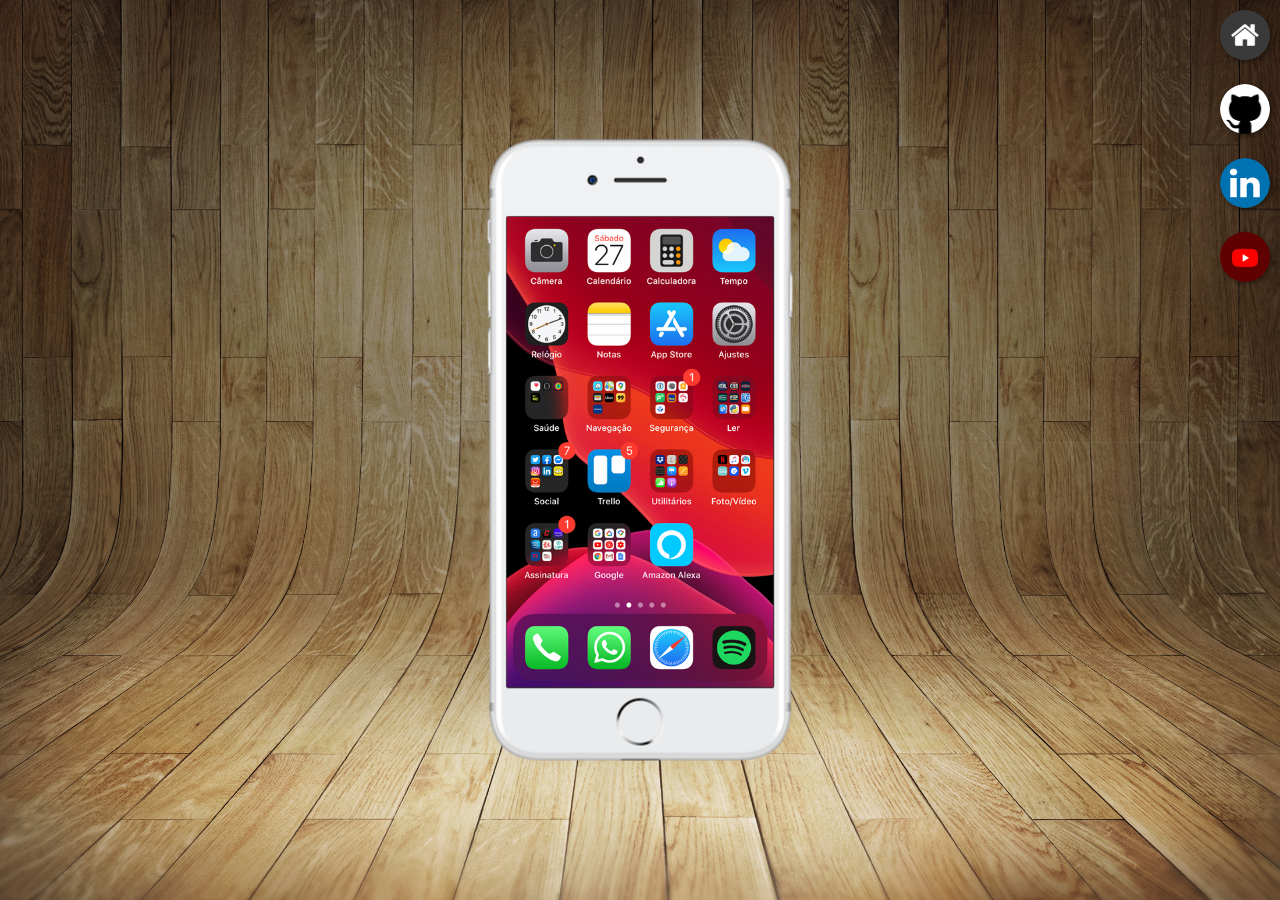
<file: index.html>
<!DOCTYPE html>
<html lang="pt-br">
<head>
    <meta charset="UTF-8">
    <meta name="viewport" content="width=device-width, initial-scale=1.0">
    <link rel="shortcut icon" href="favicon.ico" type="image/x-icon">
    <link rel="stylesheet" href="estilos/style.css">
    <title>Projeto Redes Sociais</title>
</head>
<body>
    <main>
        <section id="telefone">
            <iframe src="home.html" name="tela" id="tela" frameborder="0"></iframe>
        </section>
        <section id="redes-sociais">
            <a href="home.html" target="tela"> <img src="imagens/logo-home.jpg" alt="home"></a> <br>
            <a href="github.html" target="tela"><img src="imagens/logo-github2.png" alt="Github"></a> <br>
            <a href="linkedin.html" target="tela"><img src="imagens/Logo-LinkedIn 2.png" alt="linkedin"></a> <br>
            <a href="youtube.html" target="tela"> <img src="imagens/logo-youtube.jpg" alt="Youtube"></a>
        </section>
    </main>
</body>
</html>
</file>
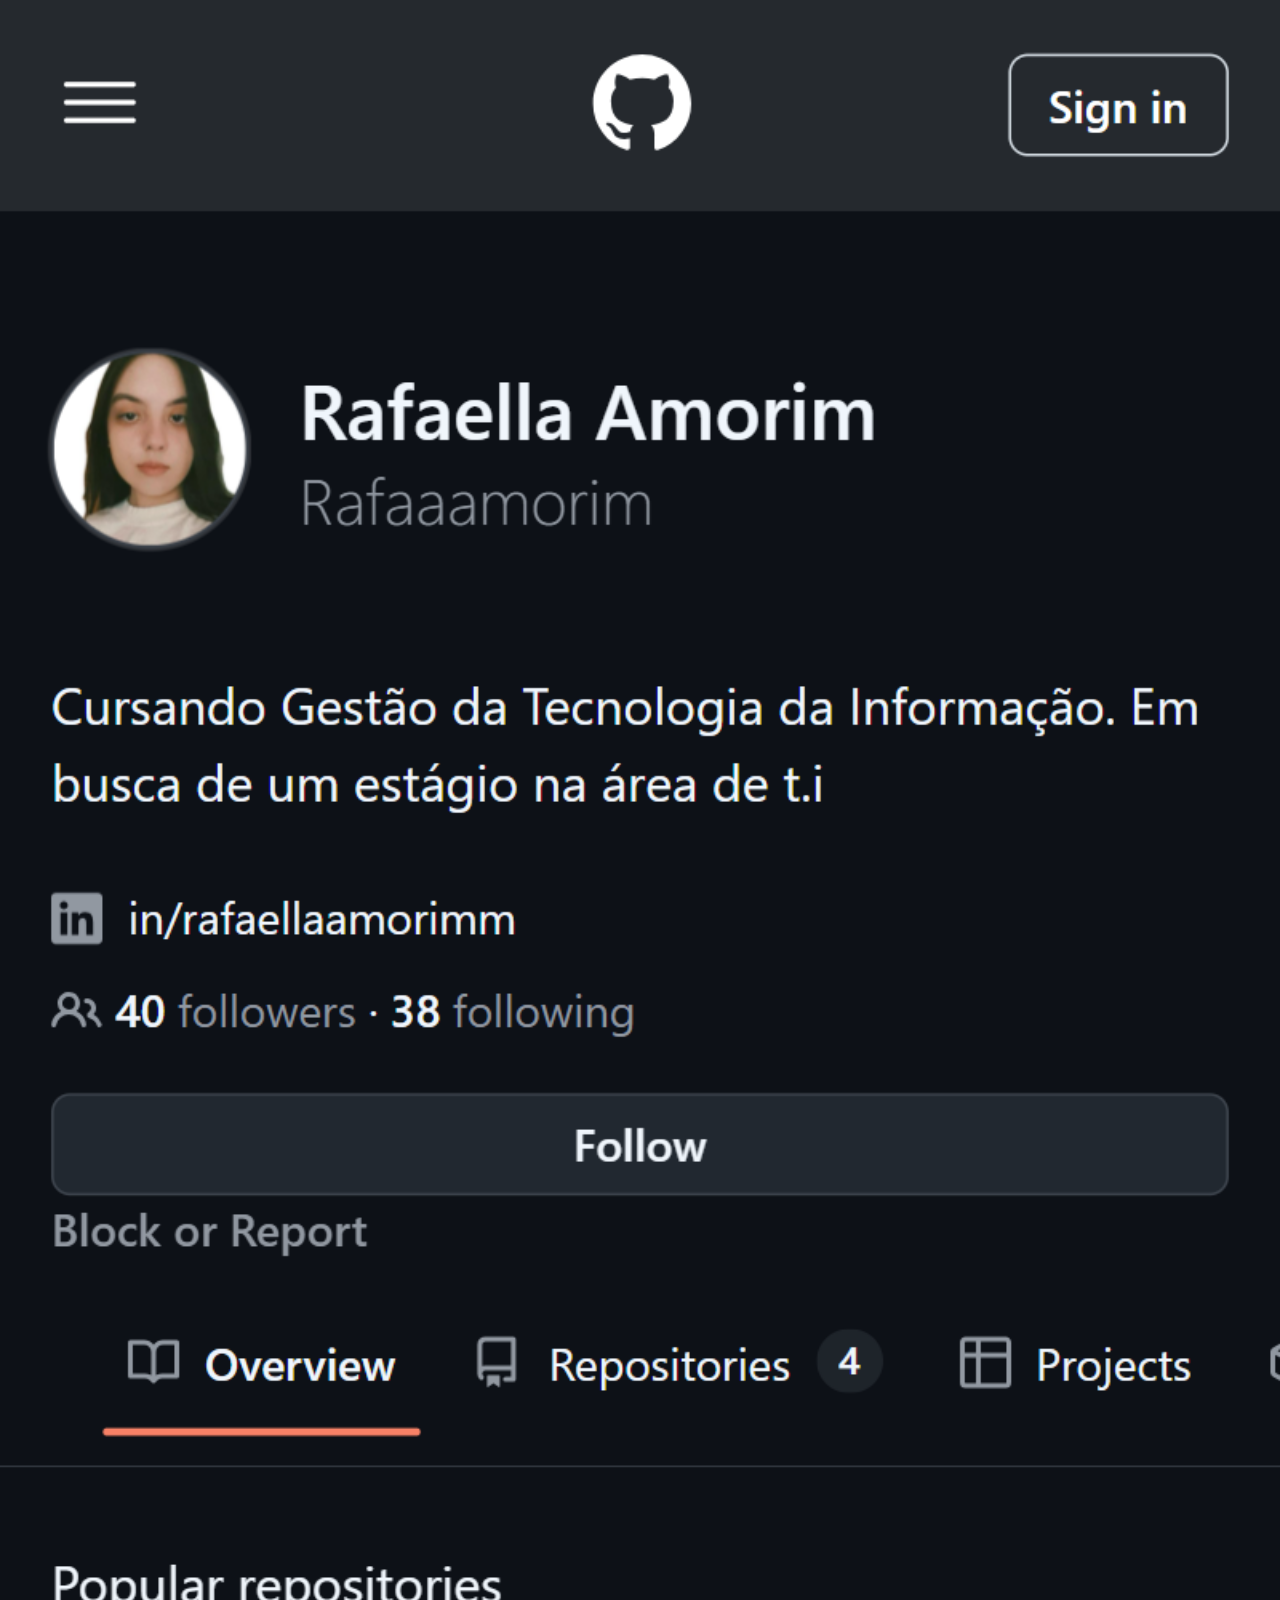
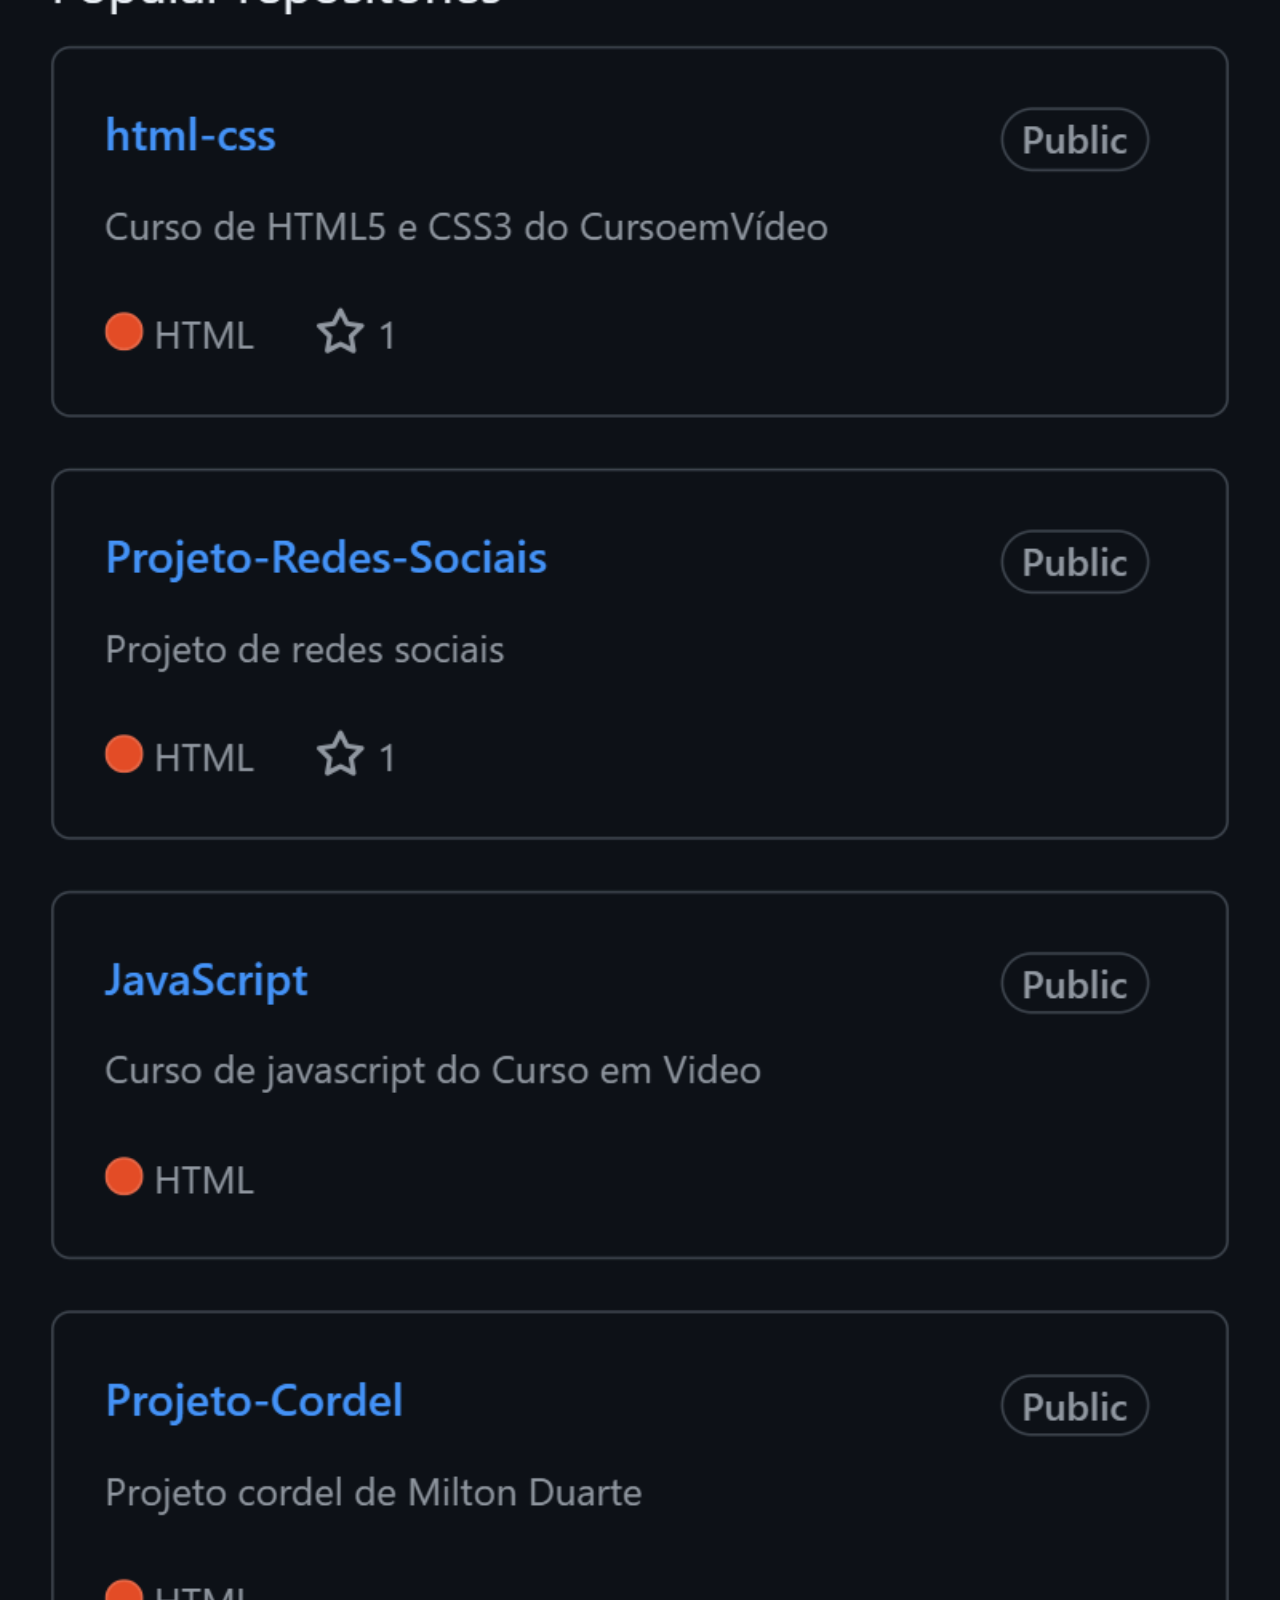
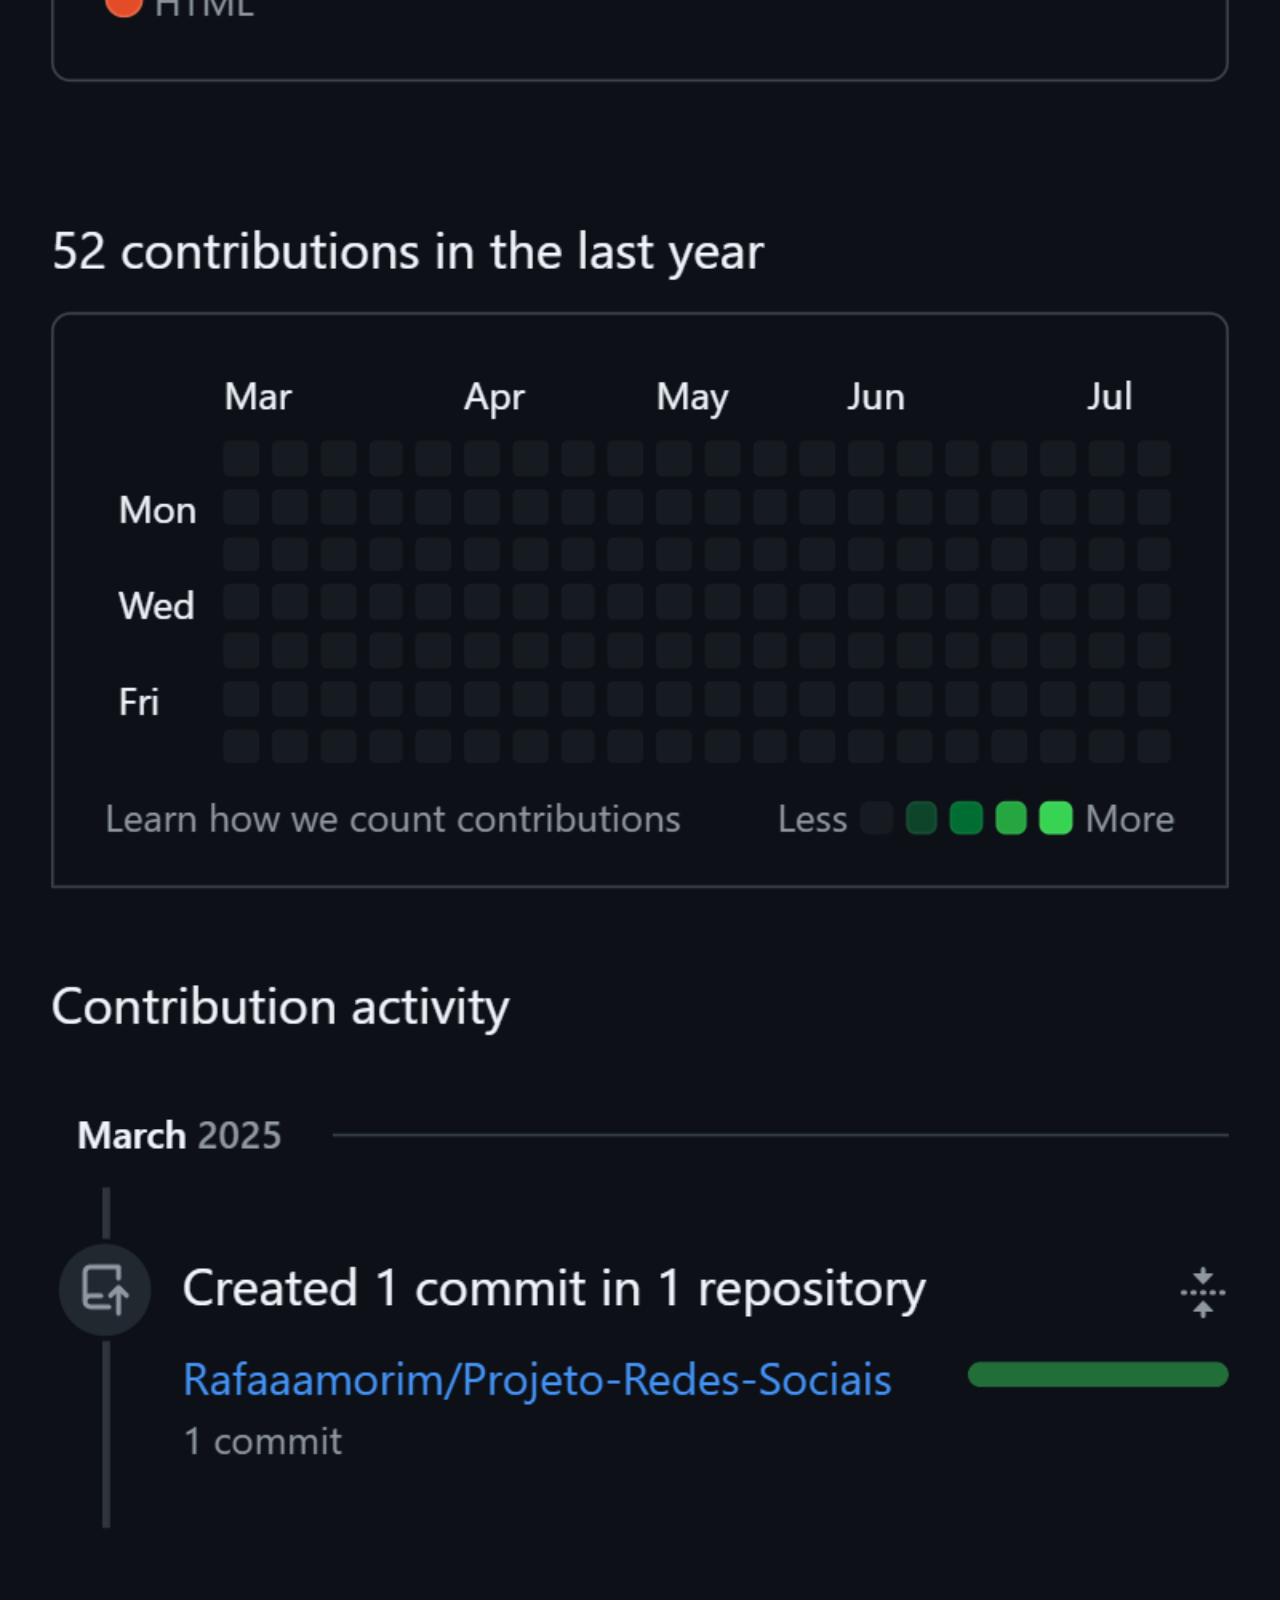
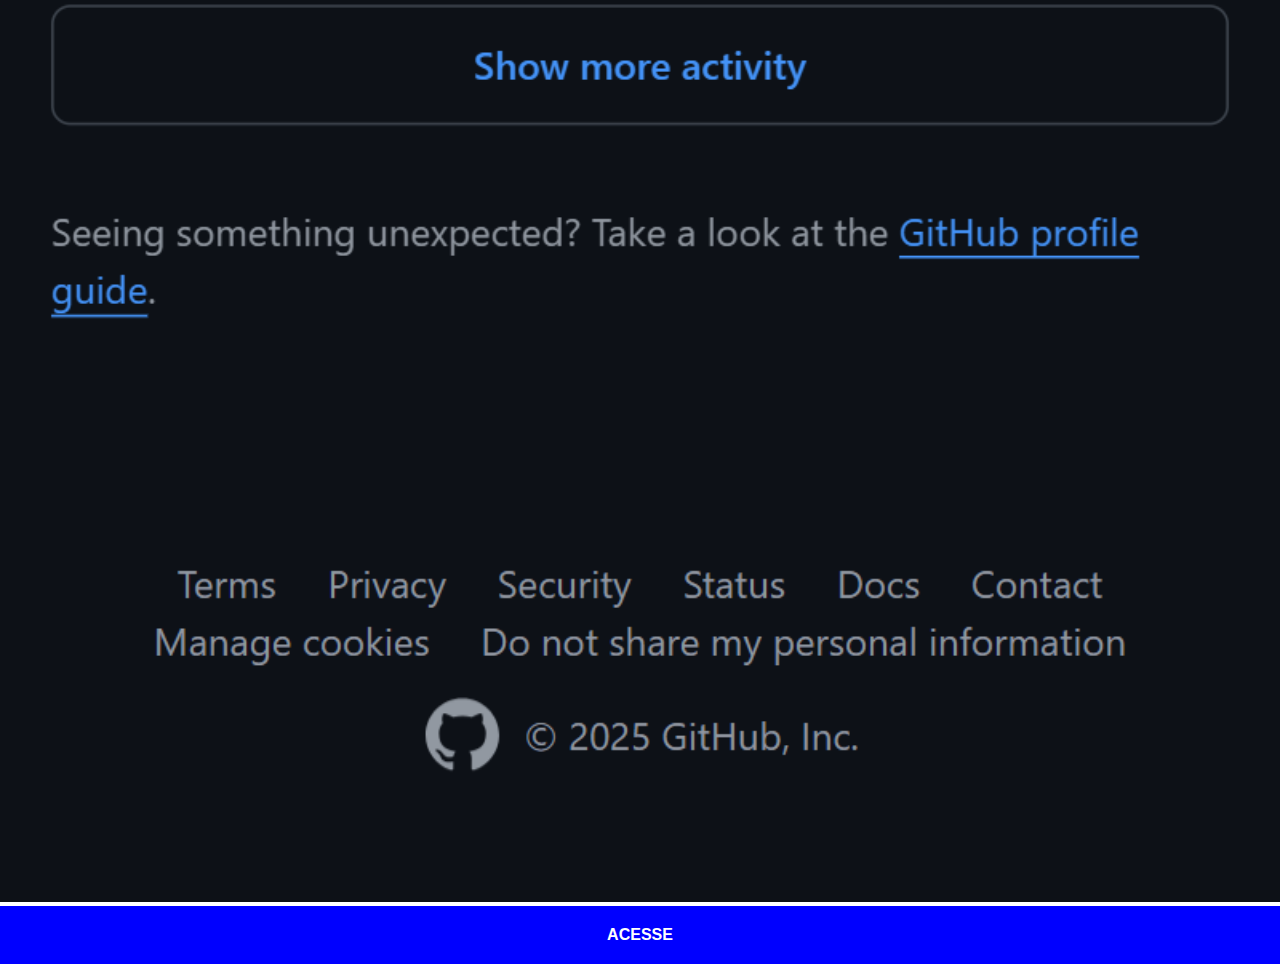
<file: github.html>
<!DOCTYPE html>
<html lang="pt-br">
<head>
    <meta charset="UTF-8">
    <meta name="viewport" content="width=device-width, initial-scale=1.0">
    <title>Github</title>
    <link rel="stylesheet" href="estilos/social.css">
</head>
<body>
    <img src="imagens/github.com_Rafaaamorim (1).png" alt="Github">
    <a href="https://github.com/Rafaaamorim" target="_blank">ACESSE</a>
</body>
</html>
</file>
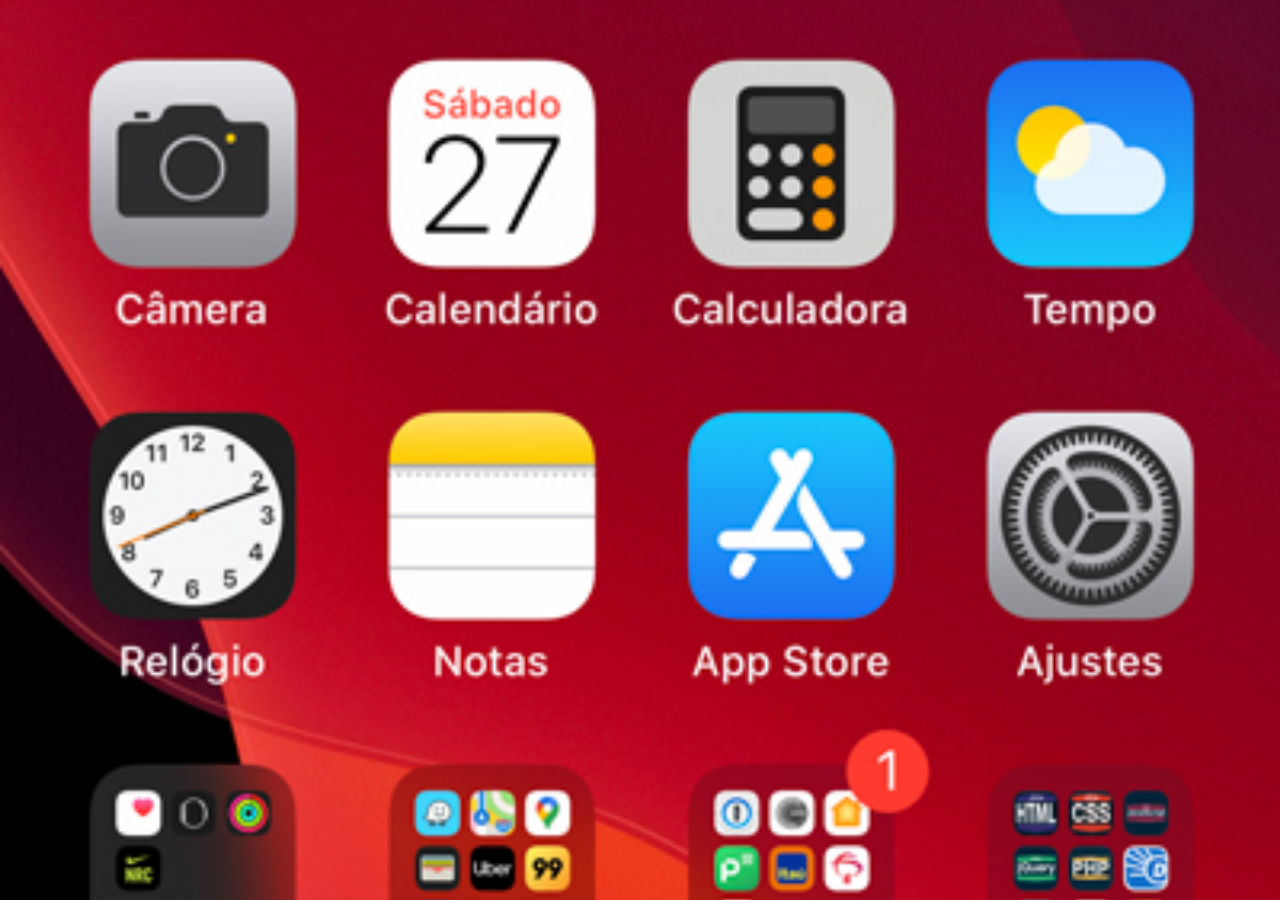
<file: home.html>
<!DOCTYPE html>
<html lang="pt-br">
<head>
    <meta charset="UTF-8">
    <meta name="viewport" content="width=device-width, initial-scale=1.0">
    <title>Home</title>
</head>
<style>
    *{
        margin: 0px;
        padding: 0px;
    }

    body {
        width: 100vw;
        height: 100vh;
        background: black url('imagens/tela-home.jpg') no-repeat top center;
        background-size: cover;
    }
</style>
<body>
    
</body>
</html>
</file>
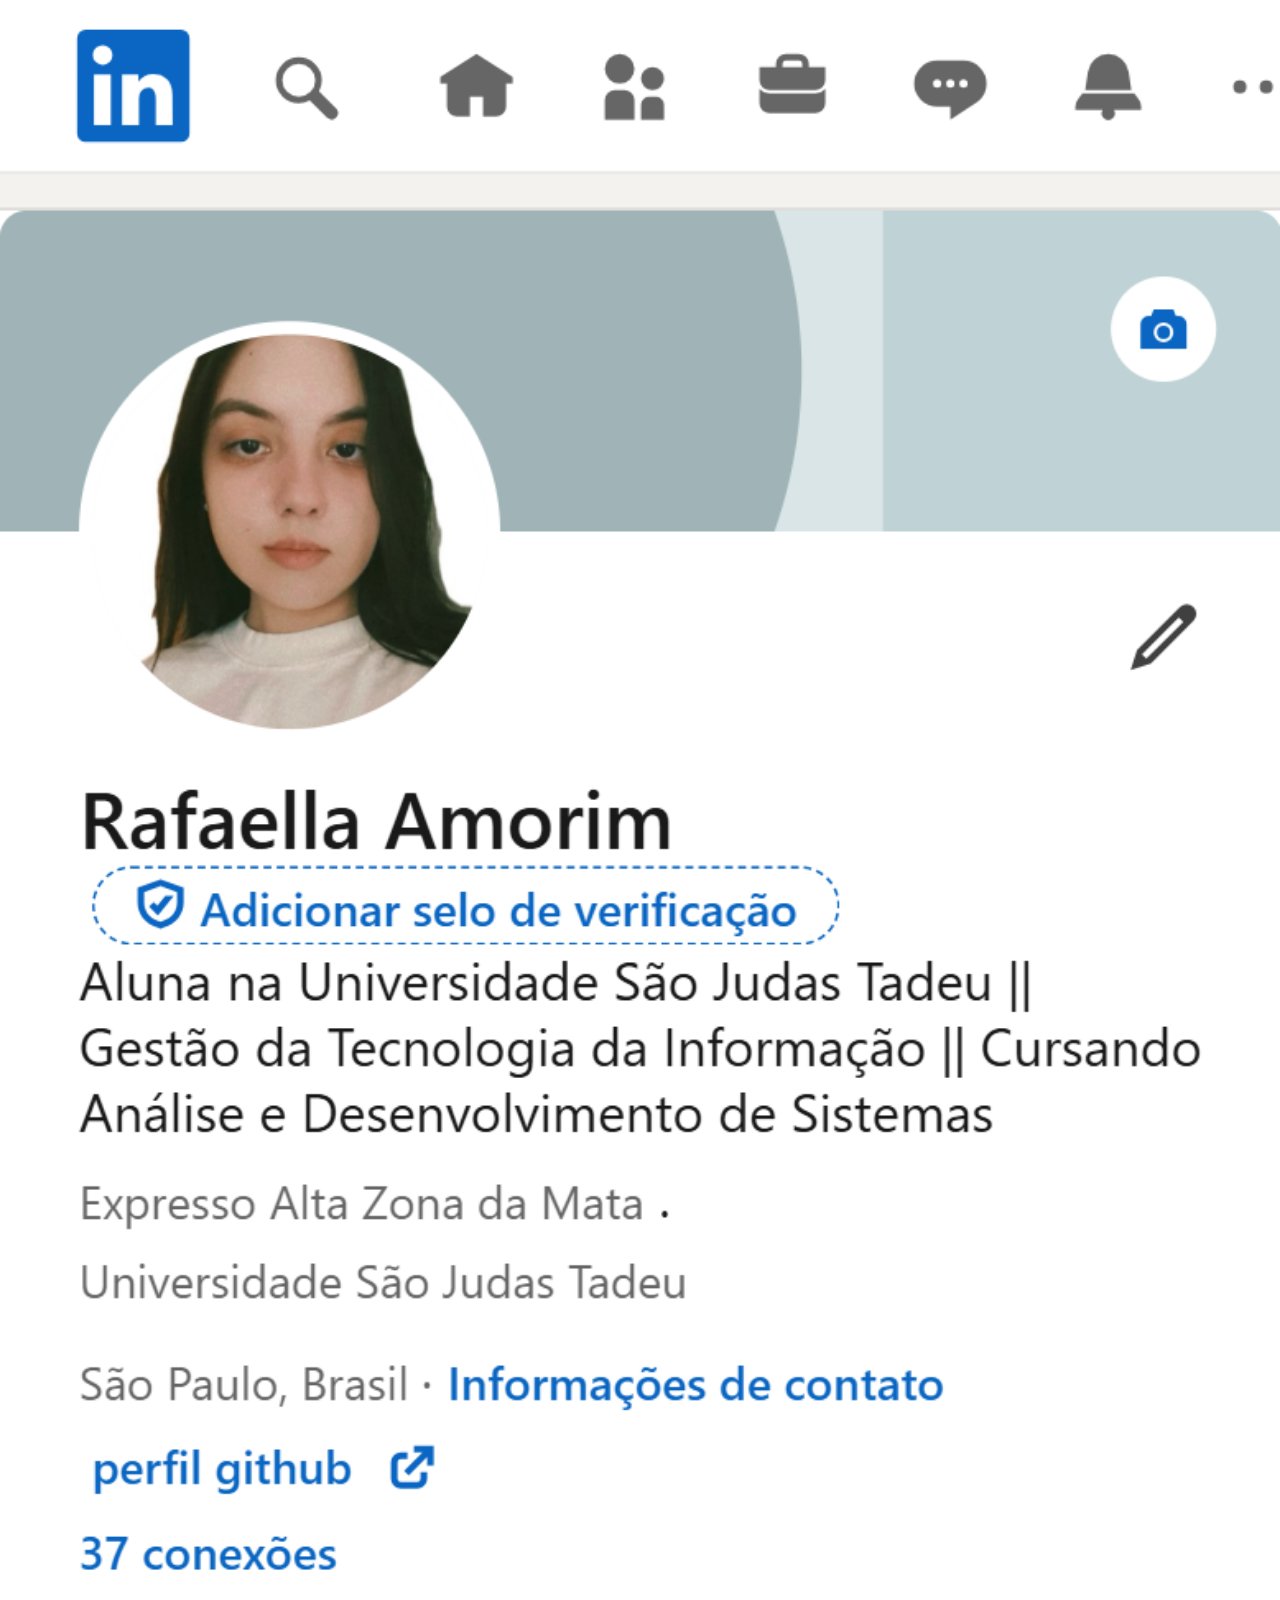
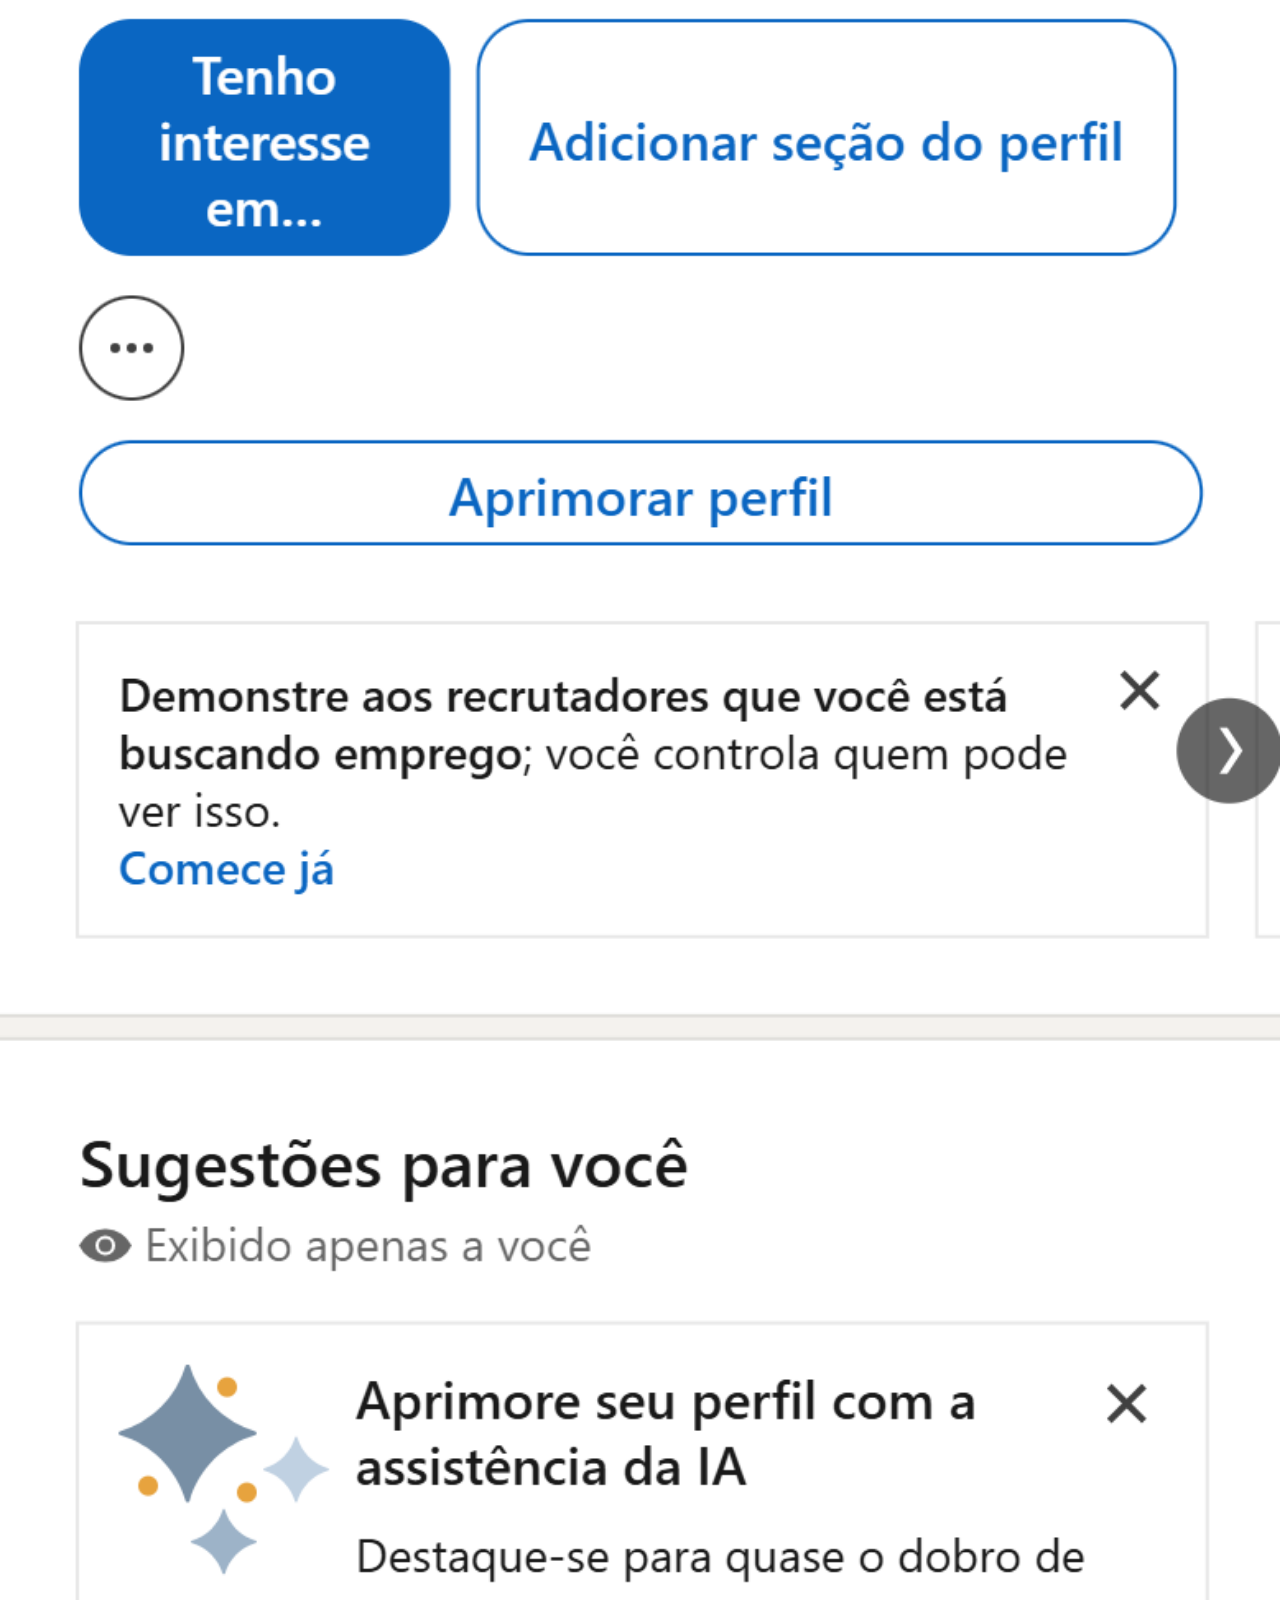
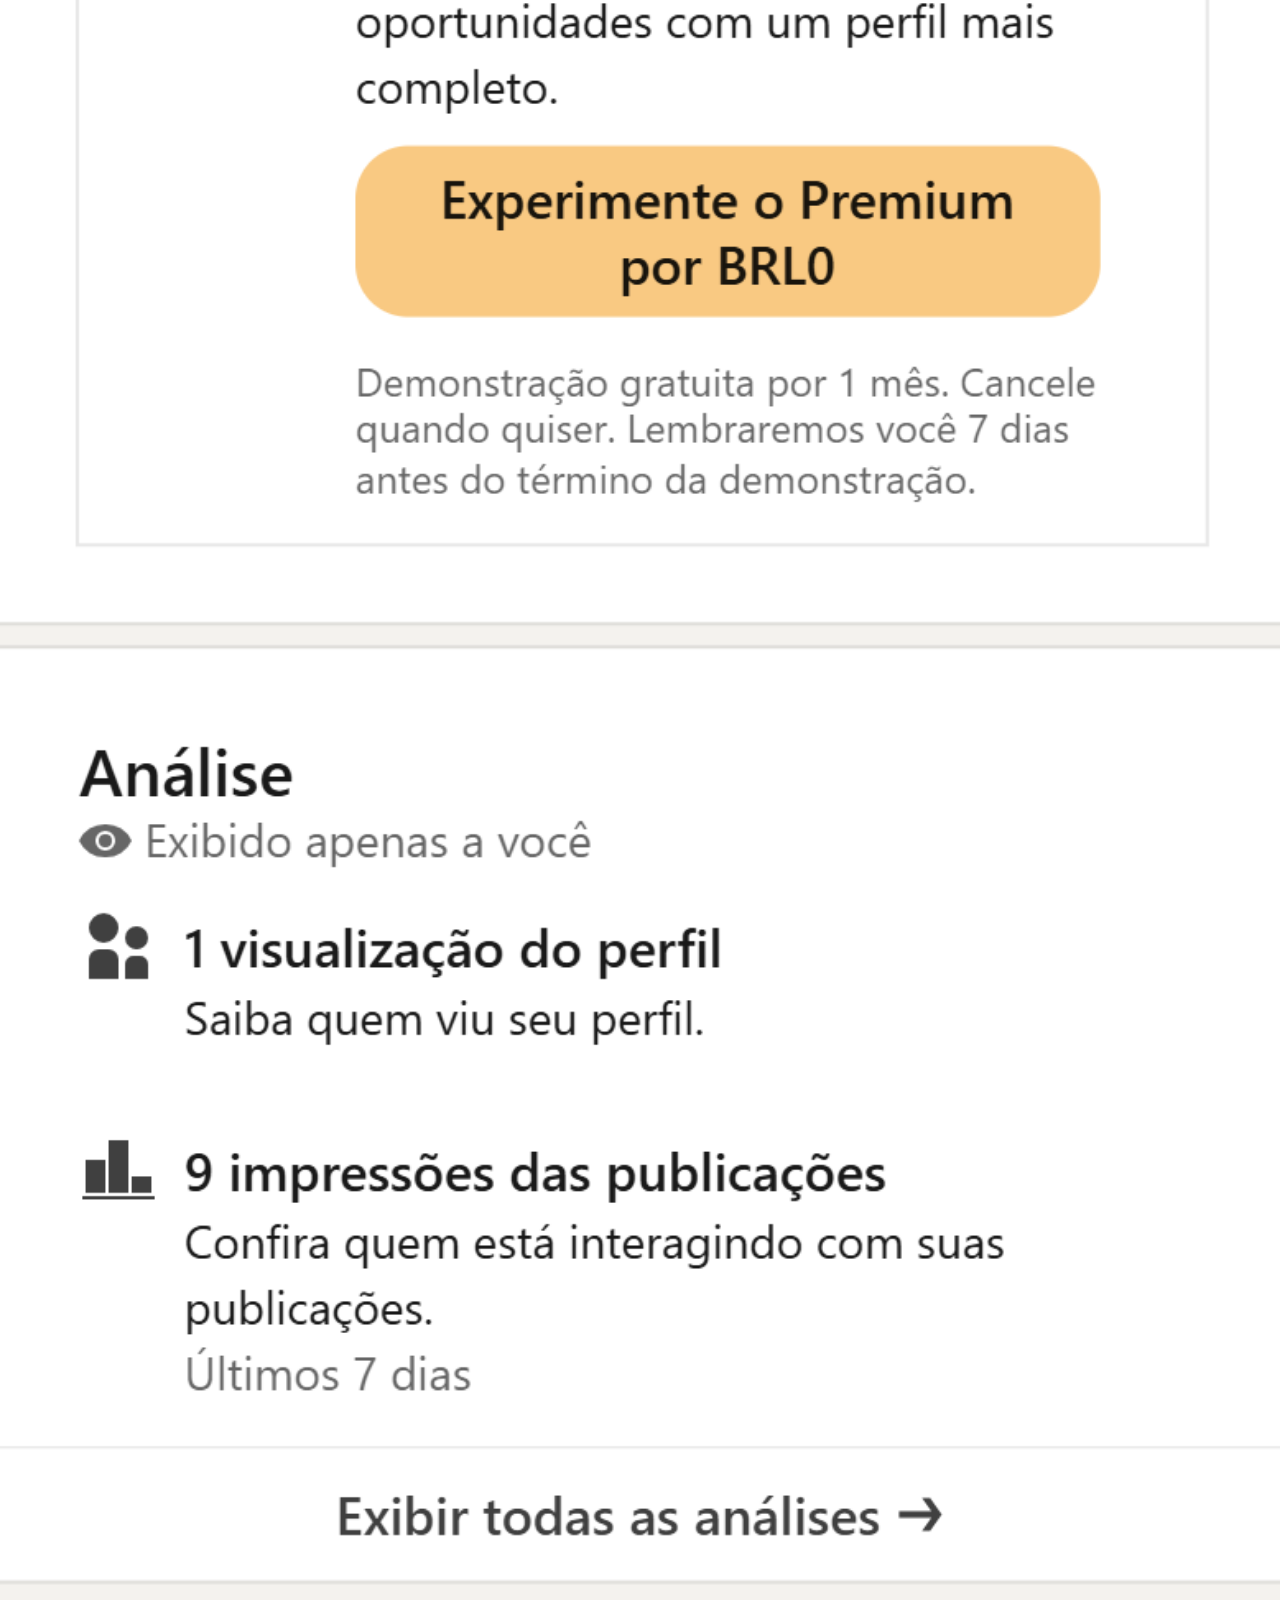
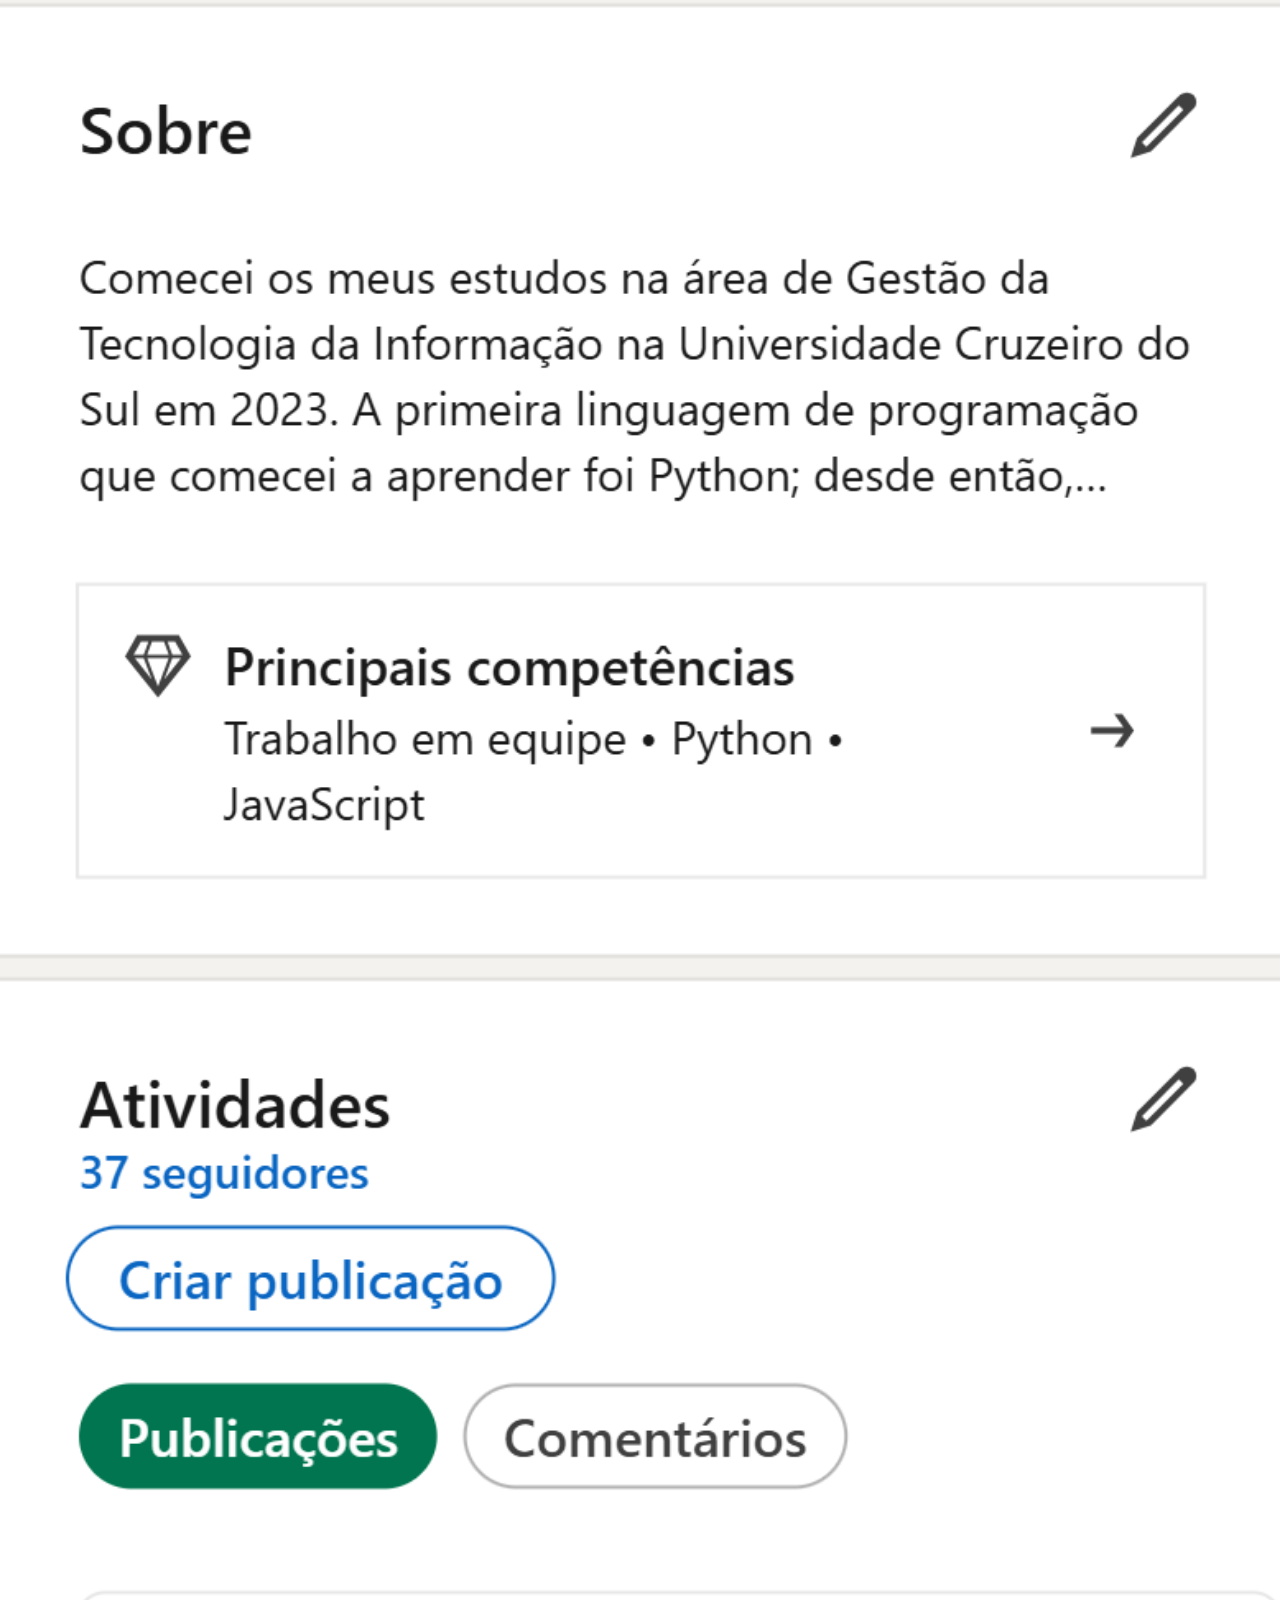
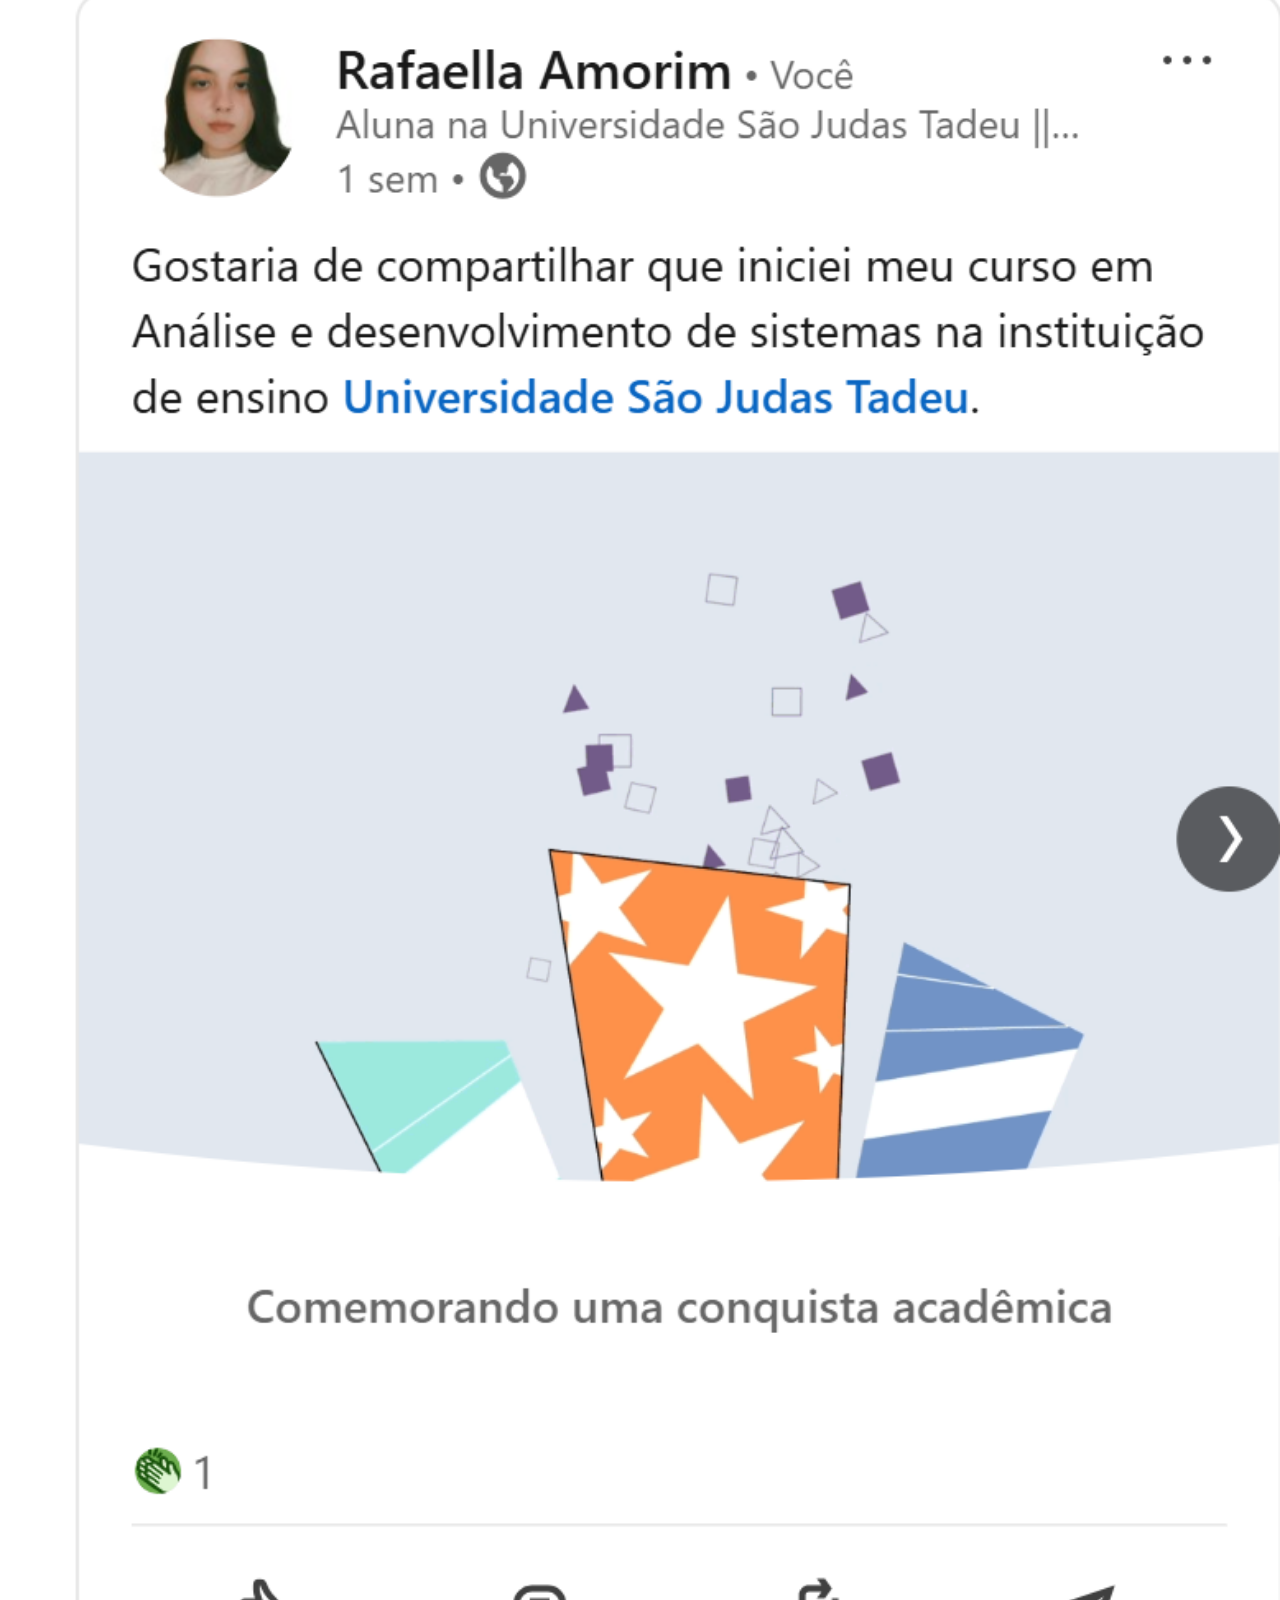
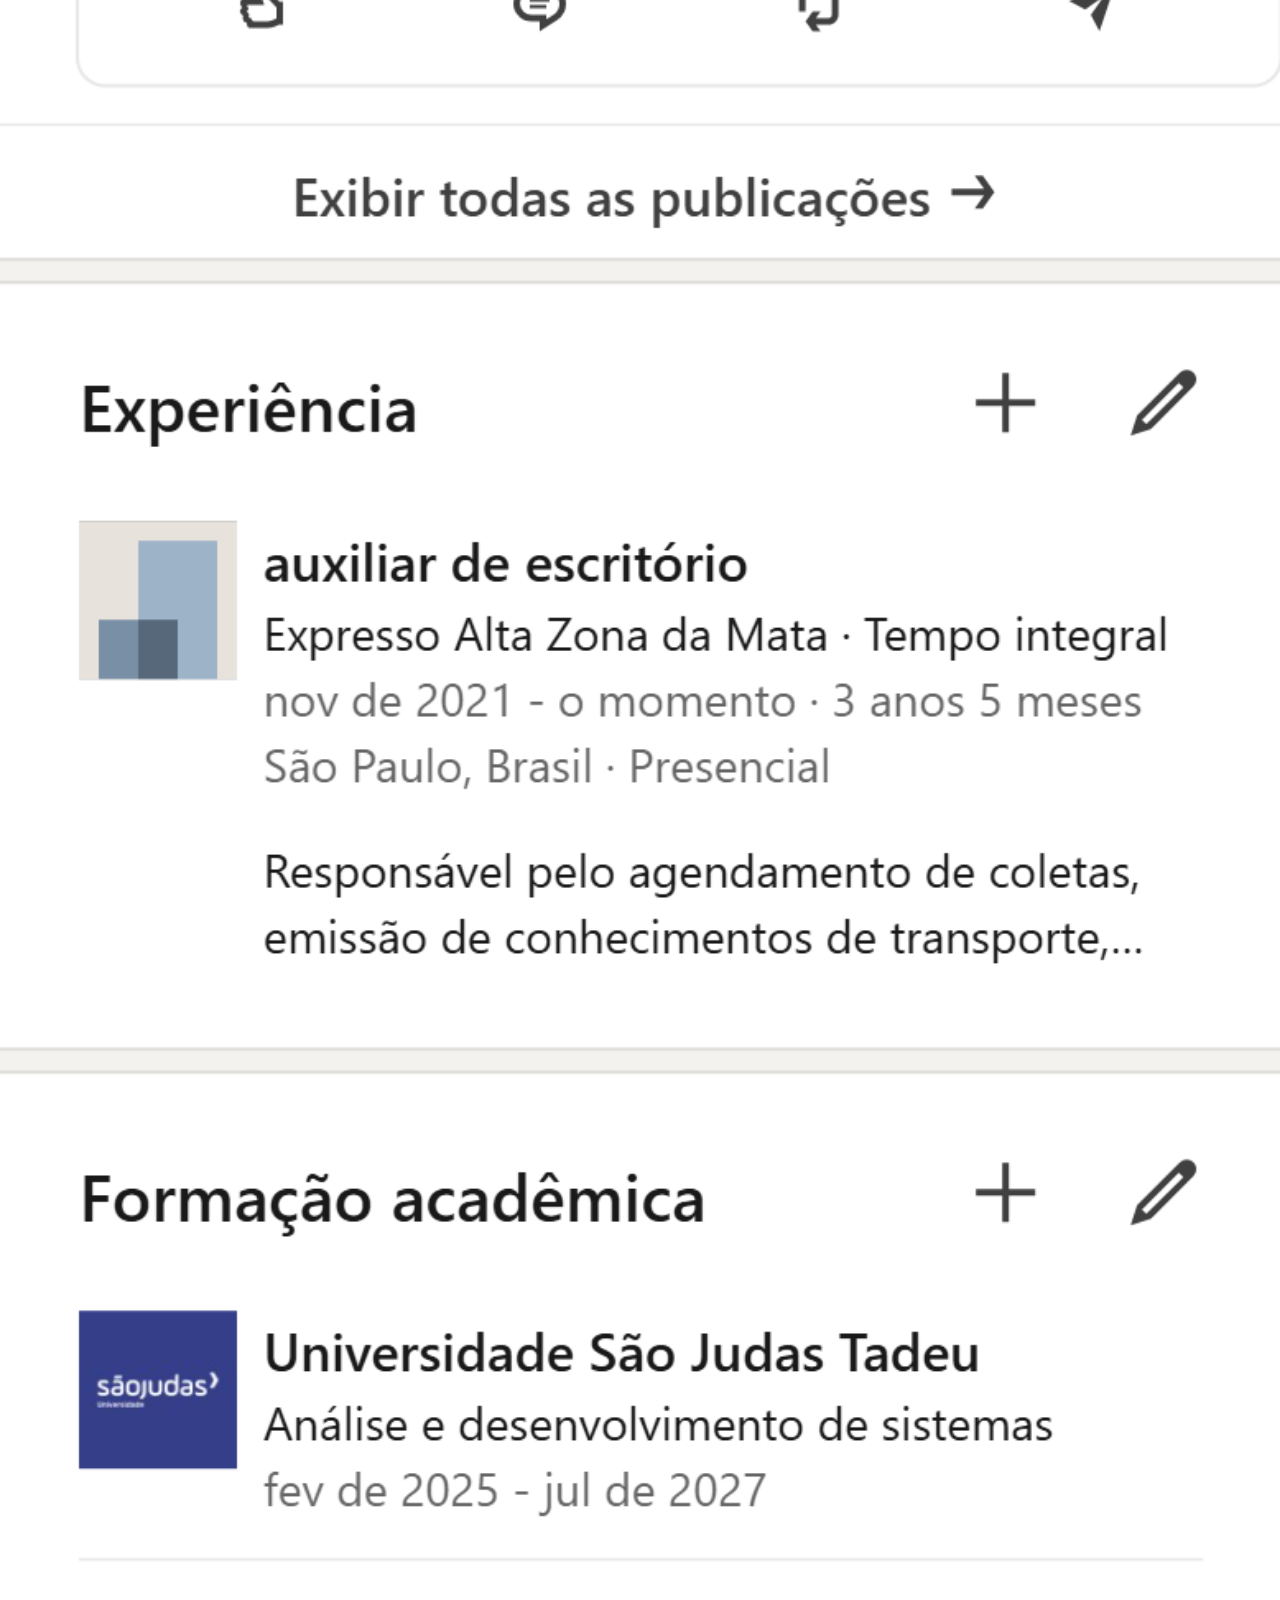
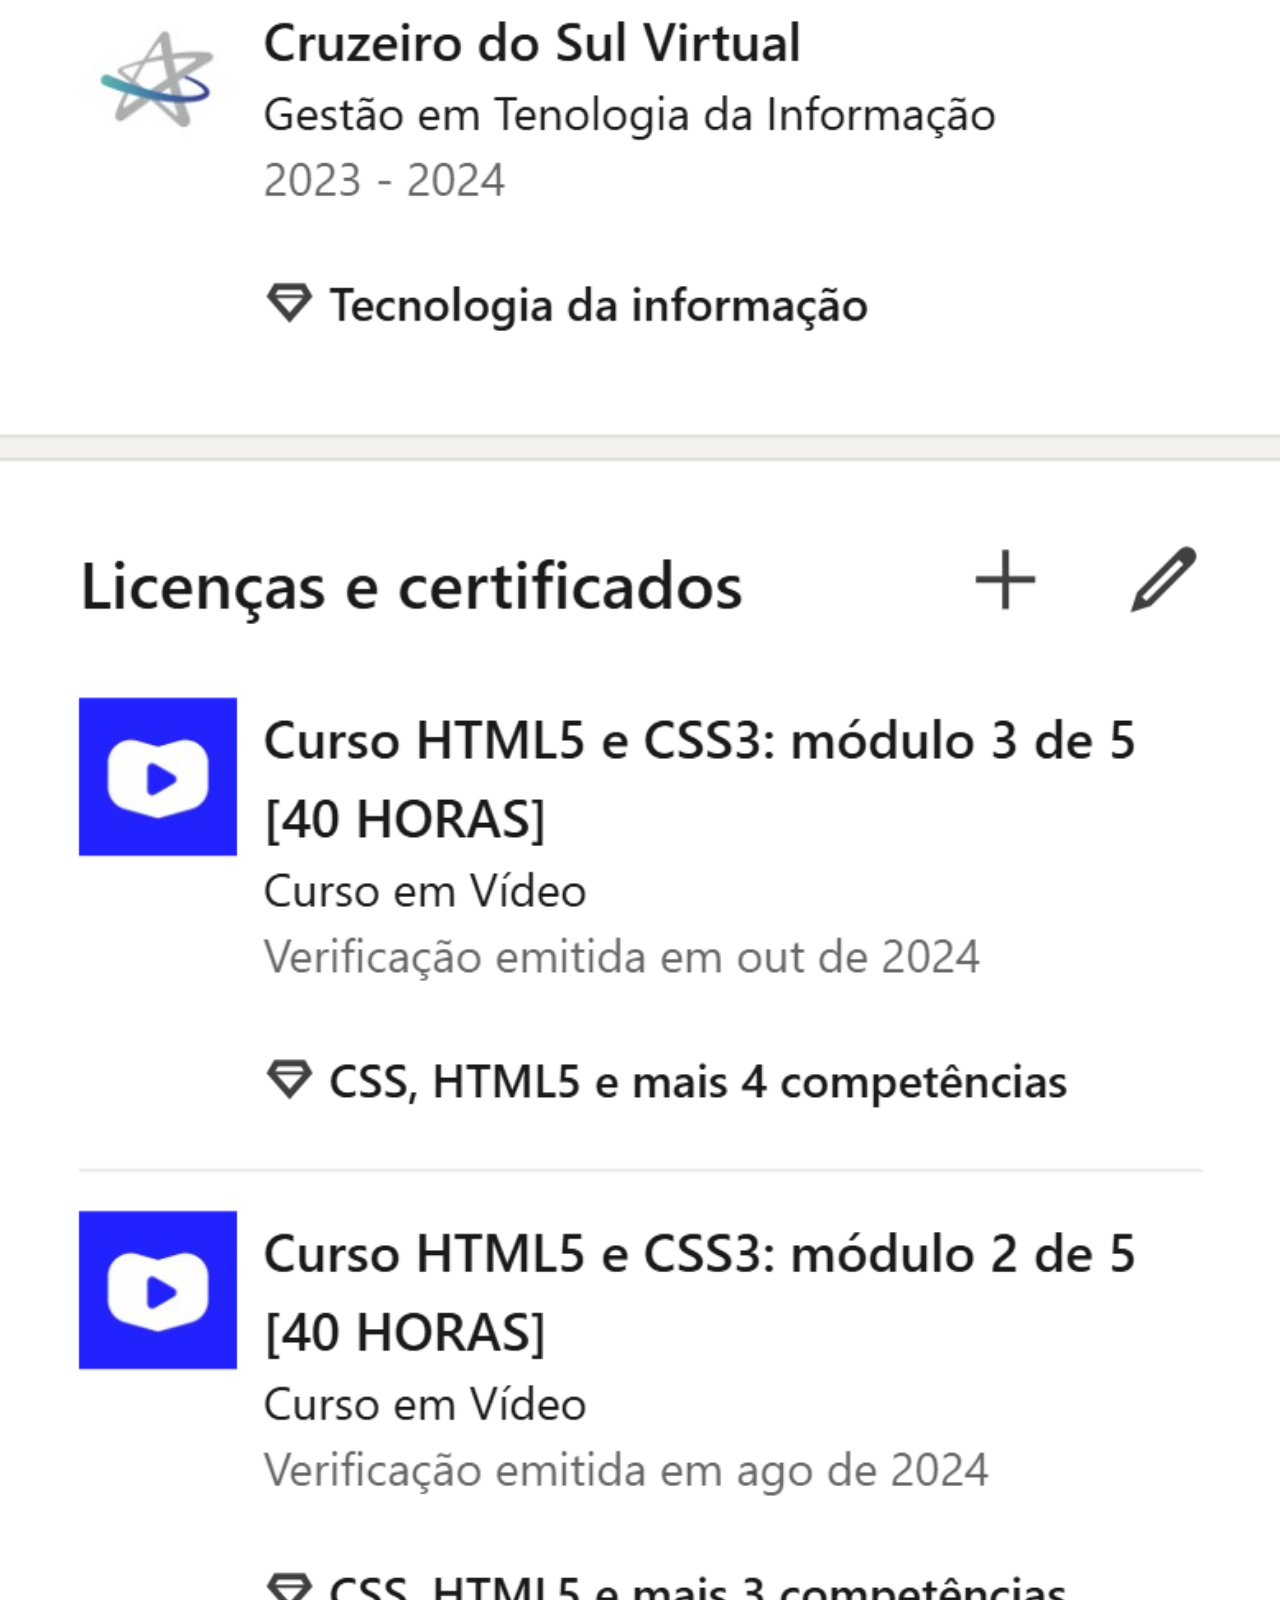
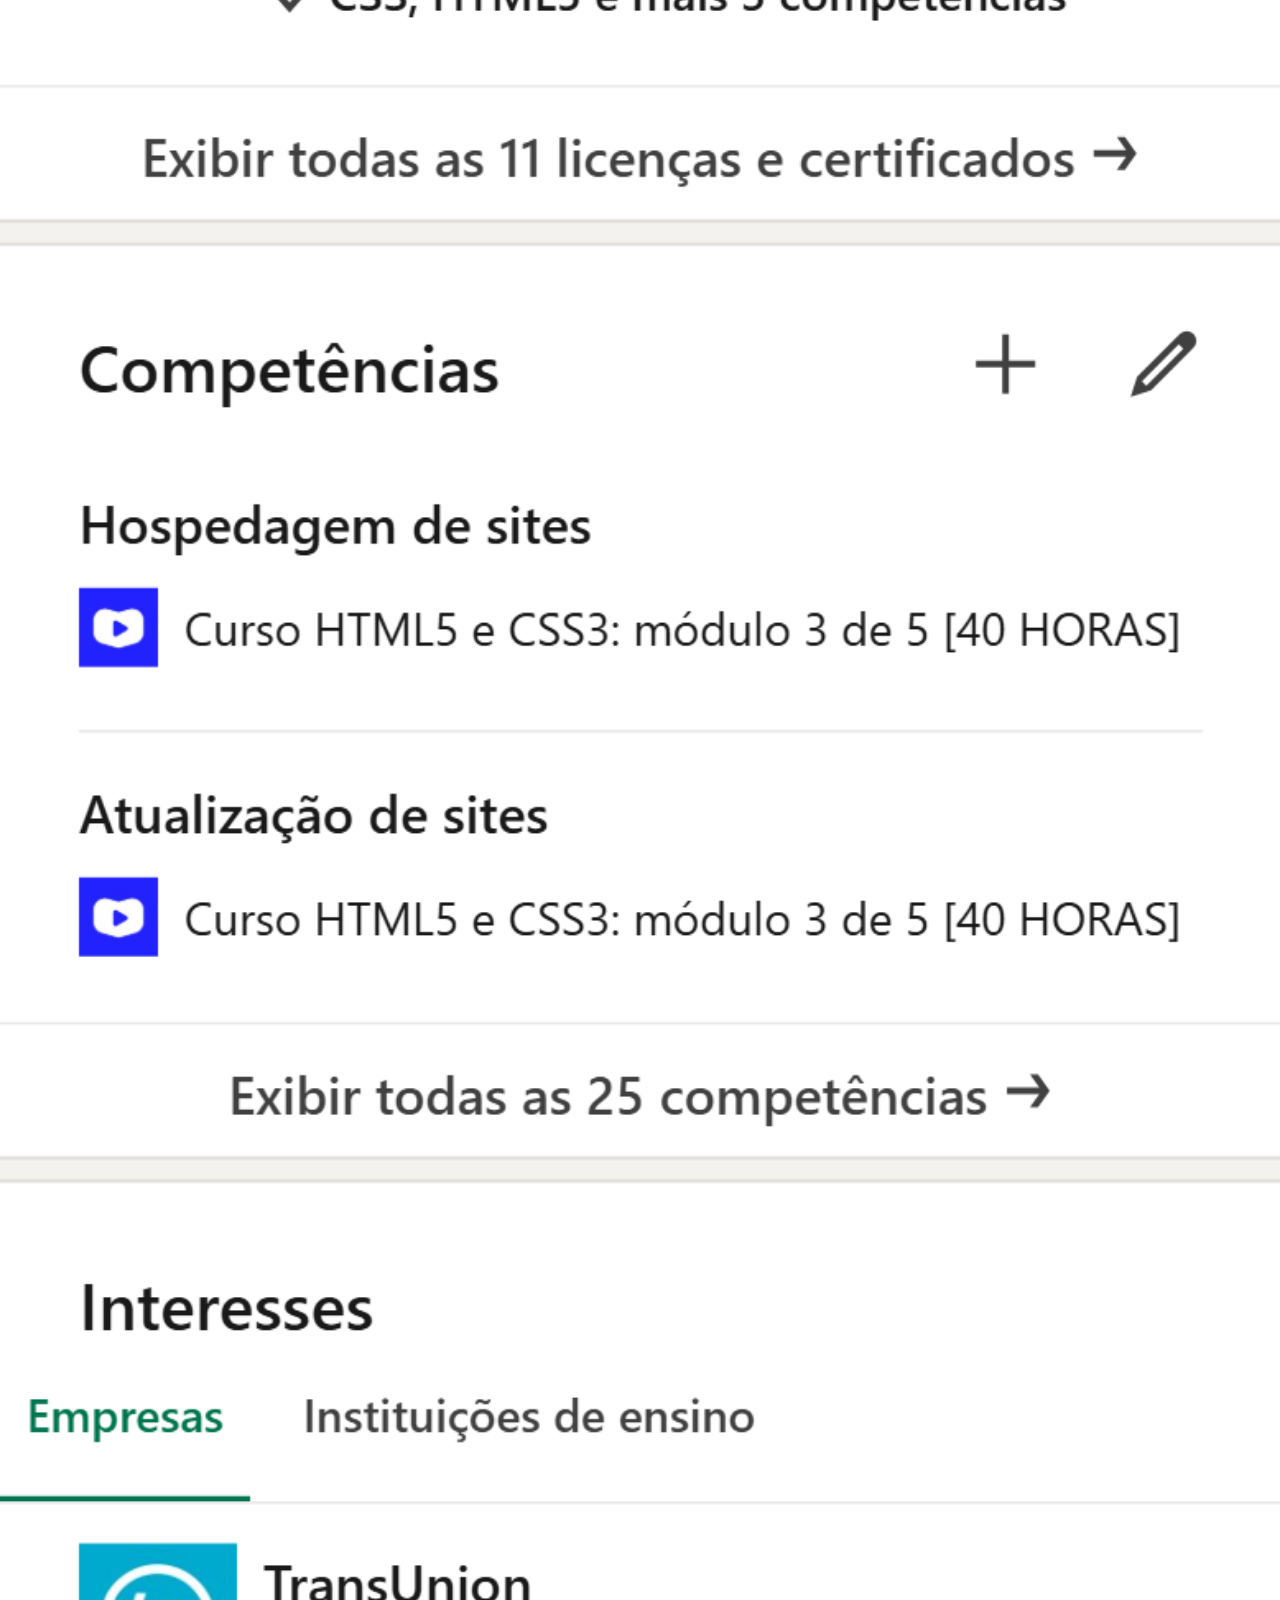
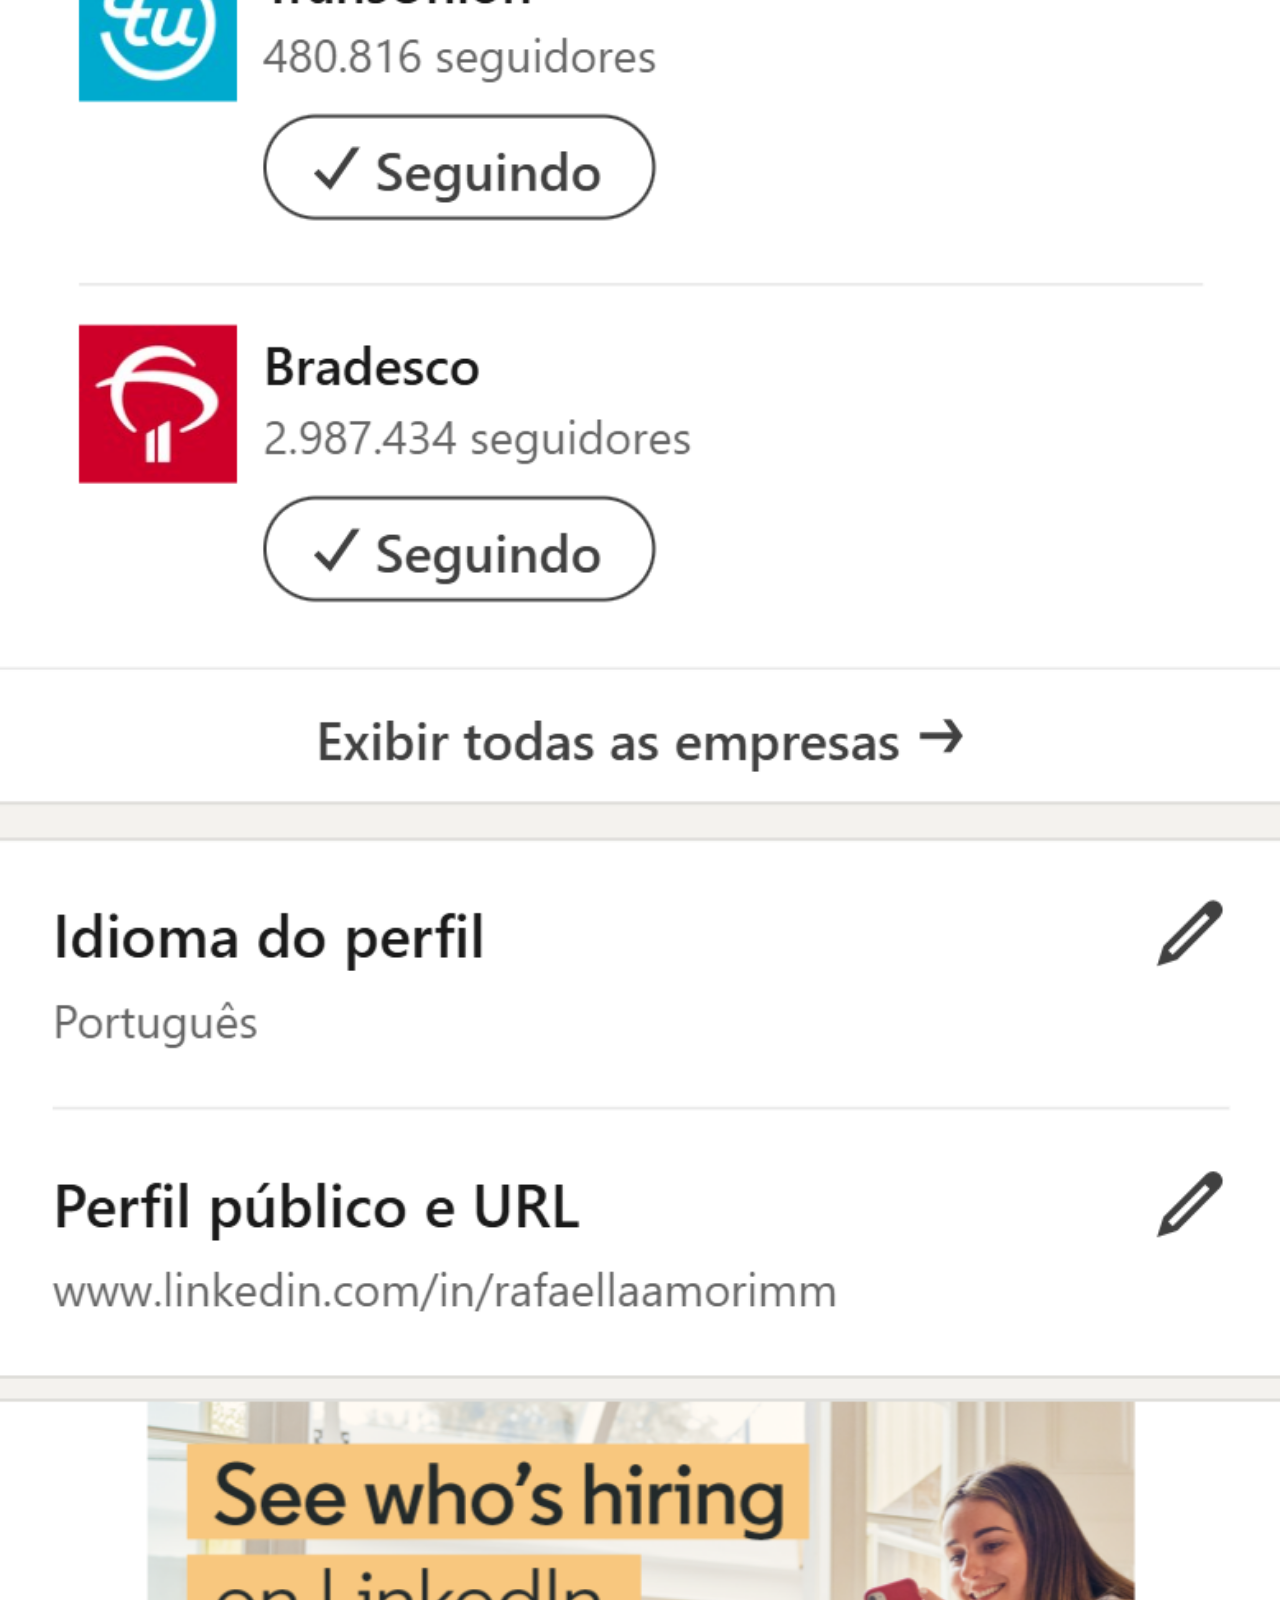
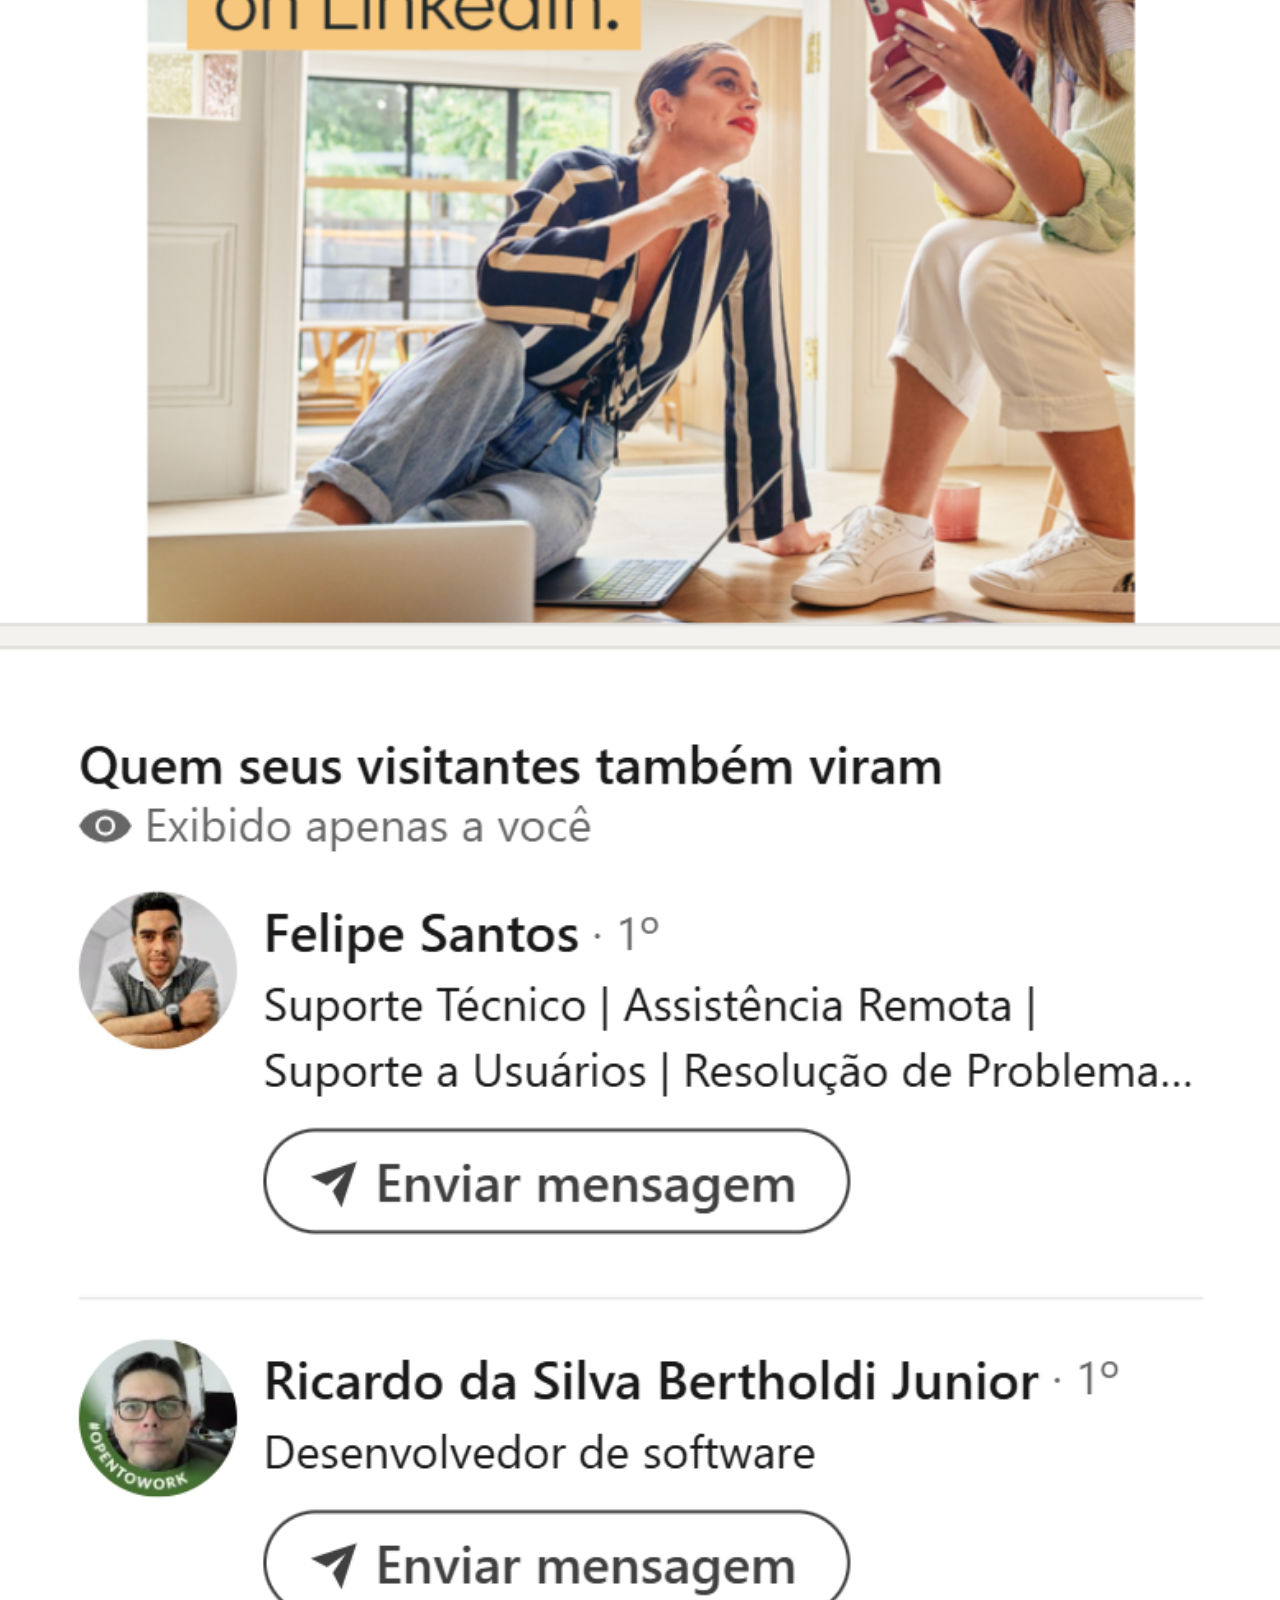
<file: linkedin.html>
<!DOCTYPE html>
<html lang="pt-br">
<head>
    <meta charset="UTF-8">
    <meta name="viewport" content="width=device-width, initial-scale=1.0">
    <title>Linkedin</title>
    <link rel="stylesheet" href="estilos/social.css">
</head>
<body>
    <img src="imagens/www.linkedin.com_in_rafaellaamorimm_.png" alt="linkedin">
    <a href="https://www.linkedin.com/in/rafaellaamorimm/" target="_blank">ACESSE</a>
</body>
</html>
</file>
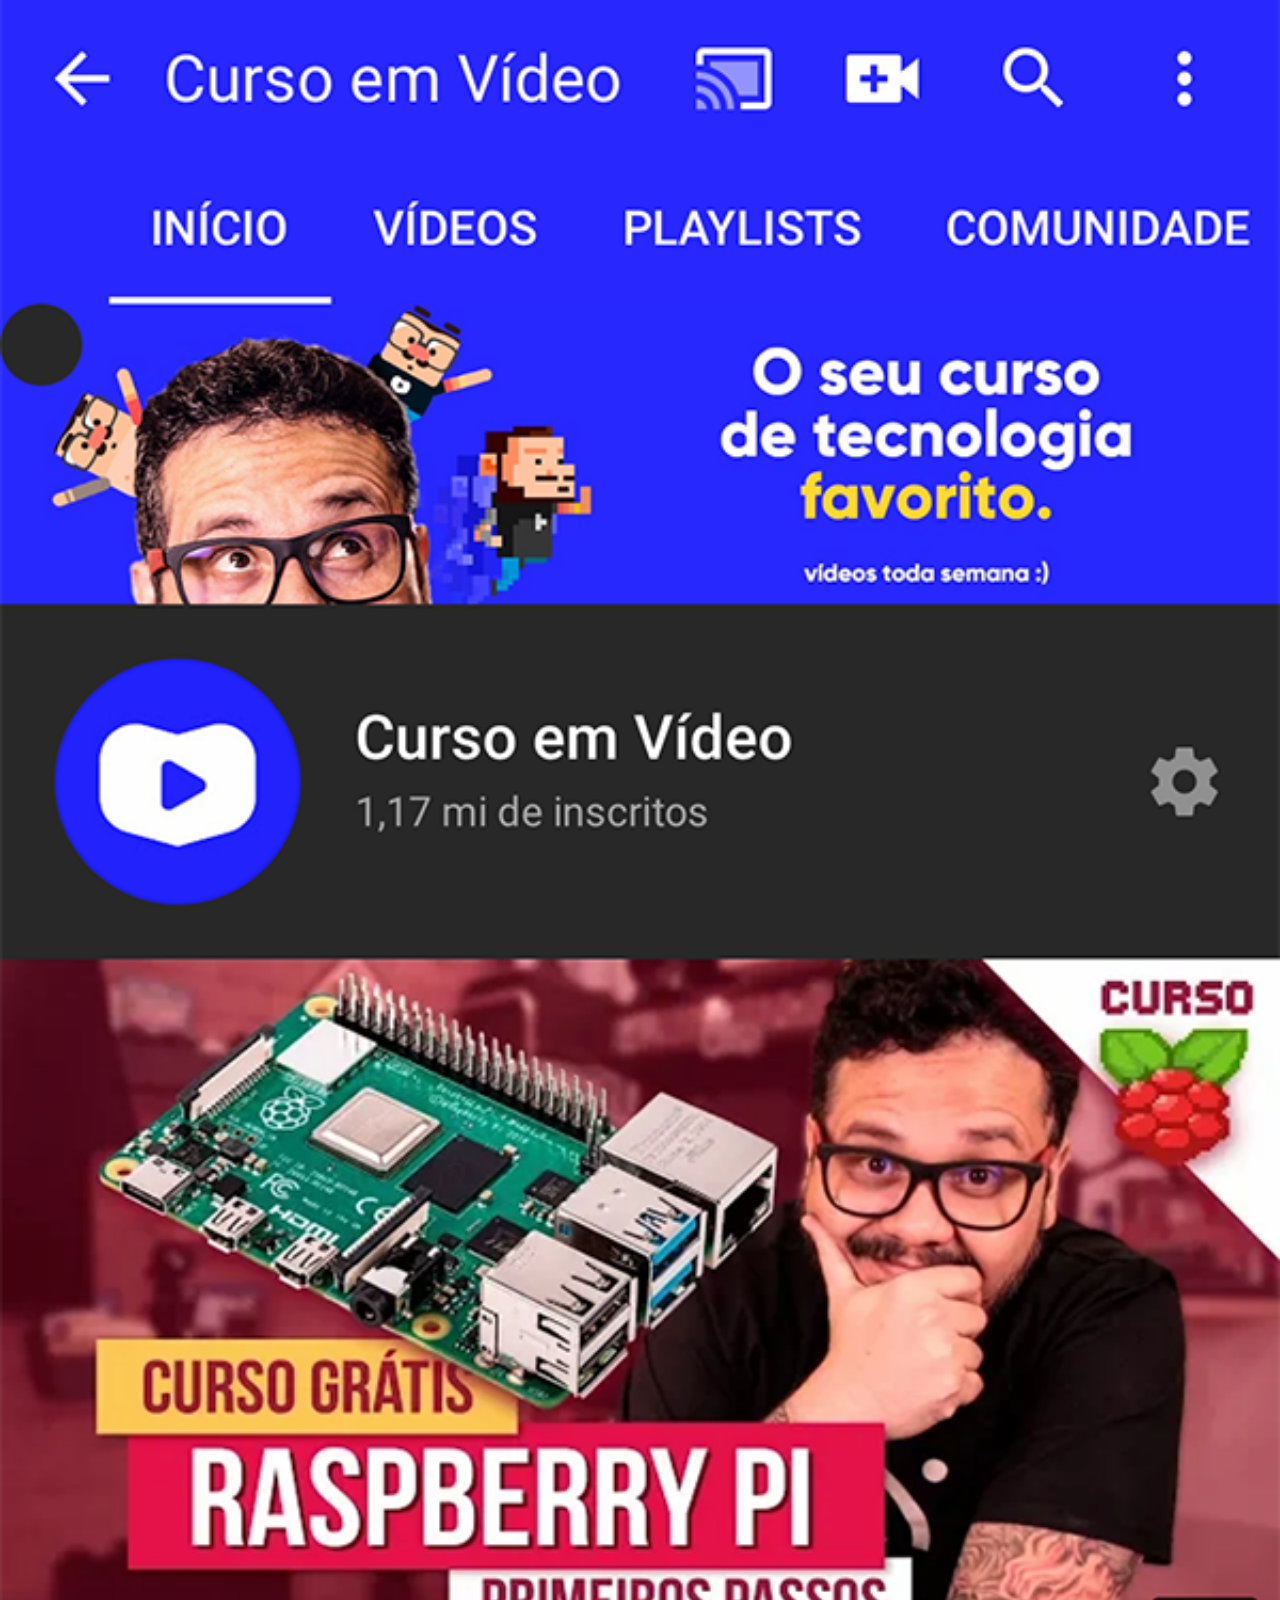
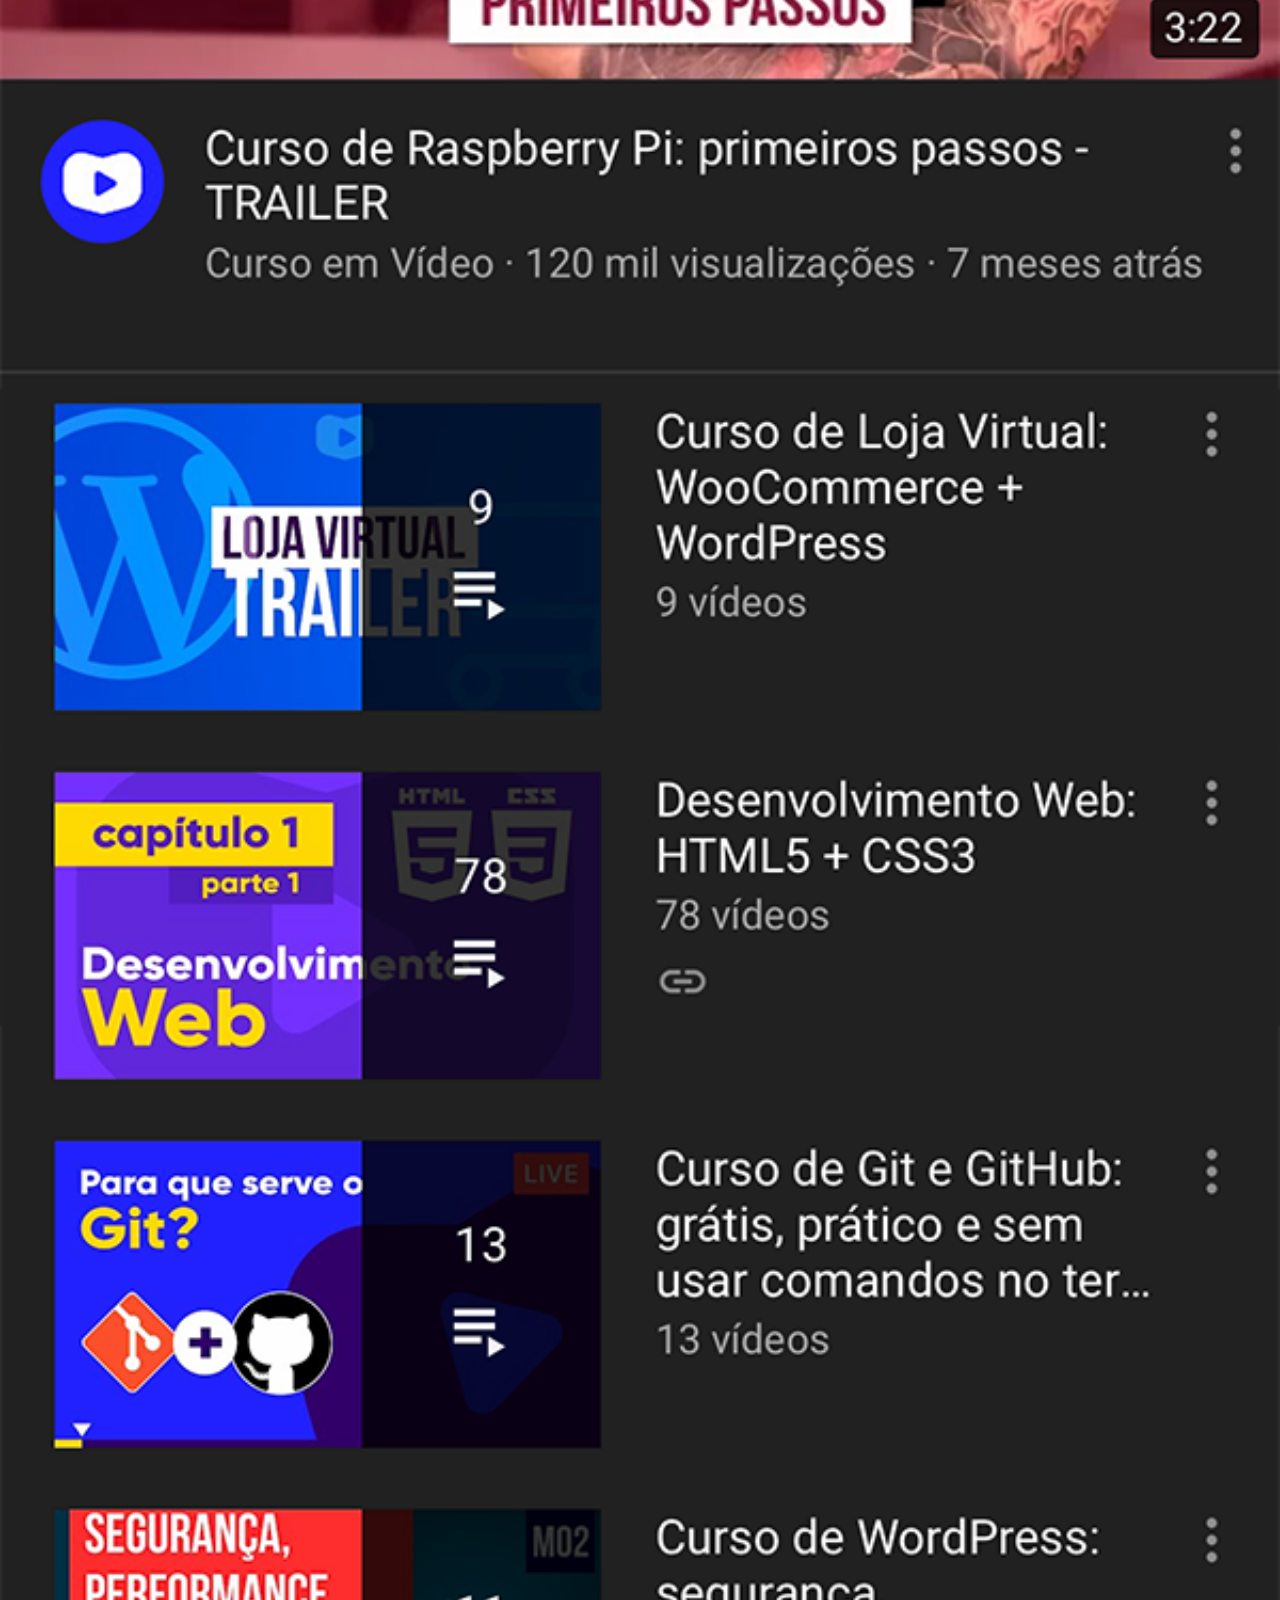
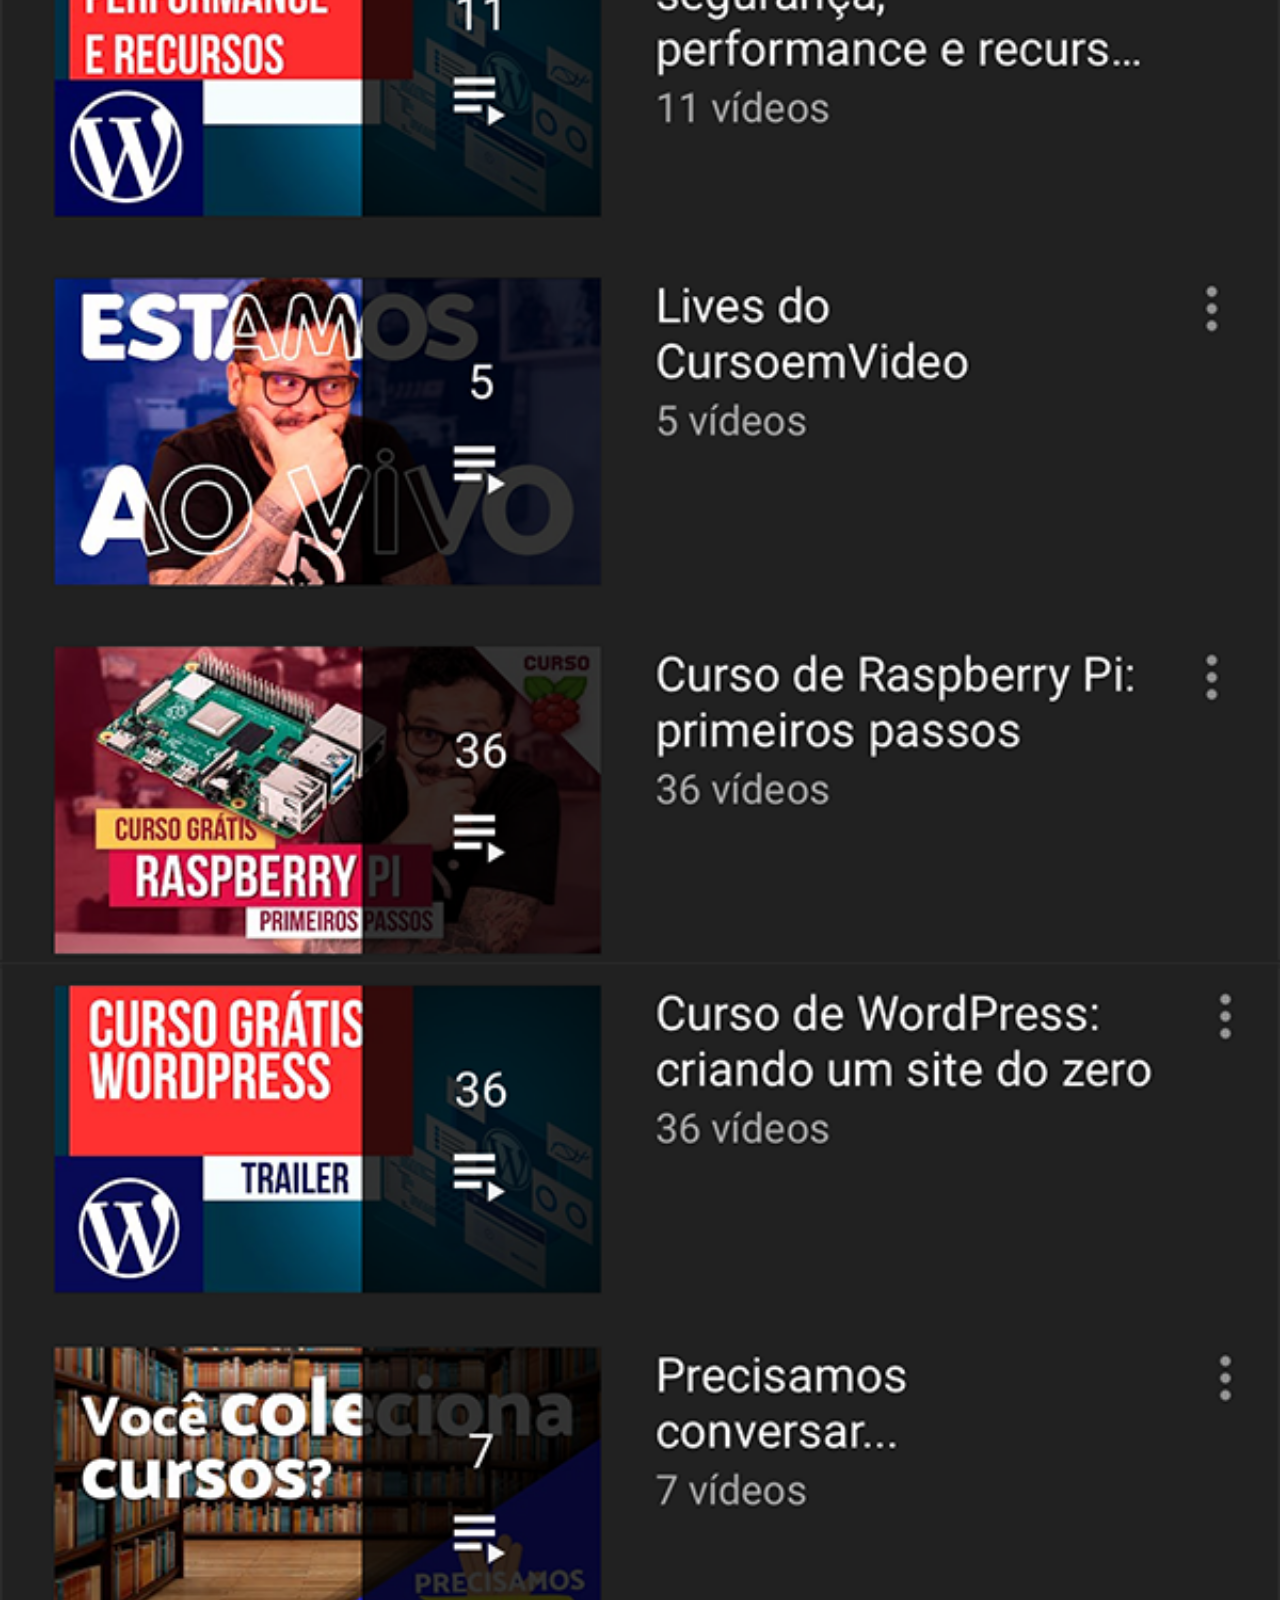
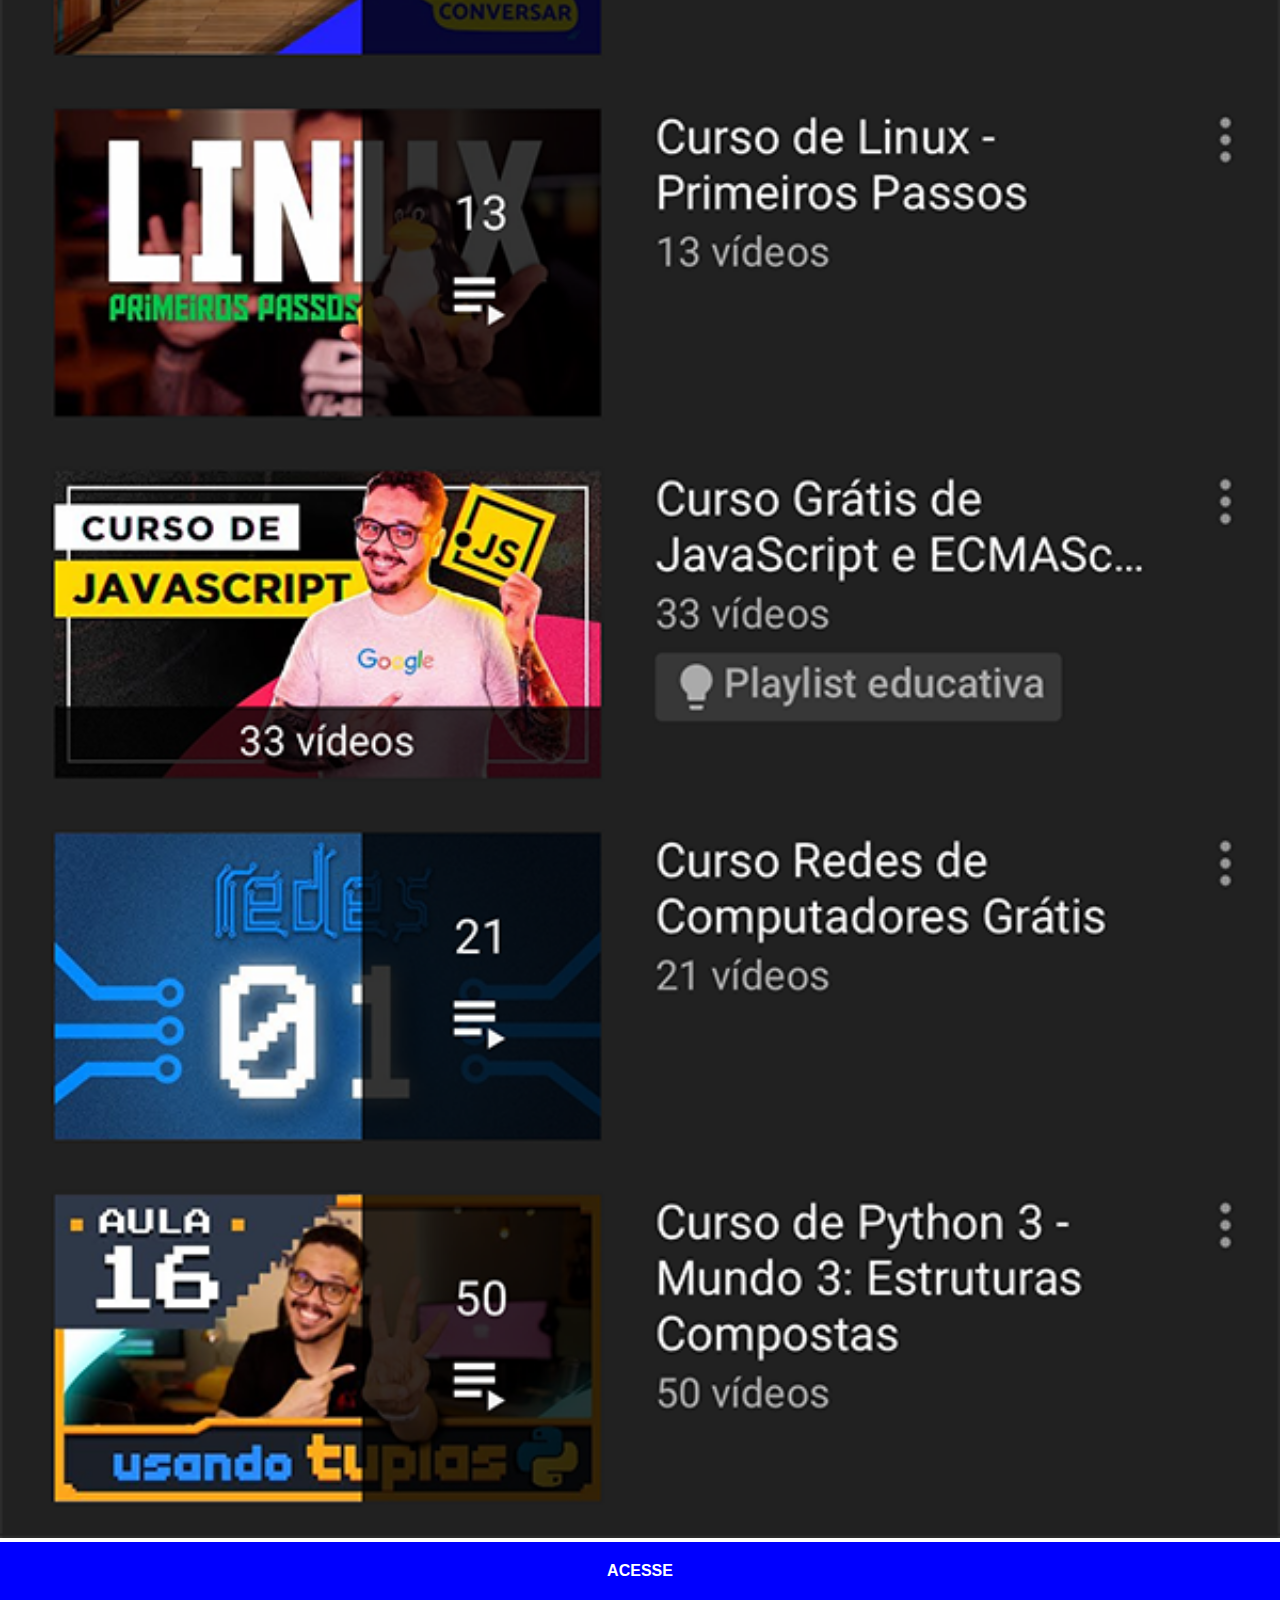
<file: youtube.html>
<!DOCTYPE html>
<html lang="en">
<head>
    <meta charset="UTF-8">
    <meta name="viewport" content="width=device-width, initial-scale=1.0">
    <title>Youtube</title>
    <link rel="stylesheet" href="estilos/social.css">
</head>
<body>
    <img src="imagens/tela-youtube.png" alt="Youtube">
    <a href="https://www.youtube.com/c/CursoemV%C3%ADdeo/playlists" target="_blank">ACESSE</a>
</body>
</html>
</file>
<file: estilos/style.css>
@charset "UTF-8";

* {
    margin: 0px;
    padding: 0px;
    font-family: Arial, Helvetica, sans-serif;
}

html, body {
    height: 100vh;
    width: 100vw;
}

body {
    background: url('../imagens/fundo-madeira.jpg') no-repeat top center;
    background-size: cover;
    background-attachment: fixed;
}

main {
    height: 100vh;
    position: relative;
}

#telefone {
    height: 627px;
    width: 311px;
    position: absolute;
    left: 50%;
    top: 50%;
    transform: translate(-50%, -50%);
    background: url('../imagens/frame-iphone.png') no-repeat;
}

iframe#tela {
    position: relative;
    top: 80px;
    left: 22px;
    width: 267px;
    height: 471px;
}

#redes-sociais {
    text-align: right;
}

#redes-sociais img {
    width: 50px;
    margin: 10px;
    border-radius: 50%;
    box-shadow: 2px 2px 5px rgba(0, 0, 0, 0.419);
    box-sizing: border-box;
}

#redes-sociais img:hover {
    border: 2px solid rgba(255, 255, 255, 0.688);
    transform: translate(-3px, -3px);
    box-shadow: 5px 5px 10px rgba(0, 0, 0, 0.619);
    transition: 0.3s, border 0.3s;
}
</file>
<file: estilos/social.css>
@charset "UFT-8";

* {
    margin: 0px;
    padding: 0px;
    font-family: Arial, Helvetica, sans-serif;
}

::-webkit-scrollbar {
    width: 0px;
    height: 0px;

}

img {
    width: 100vw;
}

a {
    display: block;
    background-color: blue;
    color: white;
    padding: 20px;
    text-align: center;
    font-weight: bolder;
    text-decoration: none;
}

a:hover {
    background-color: rgb(0, 72, 255);
}
</file>
